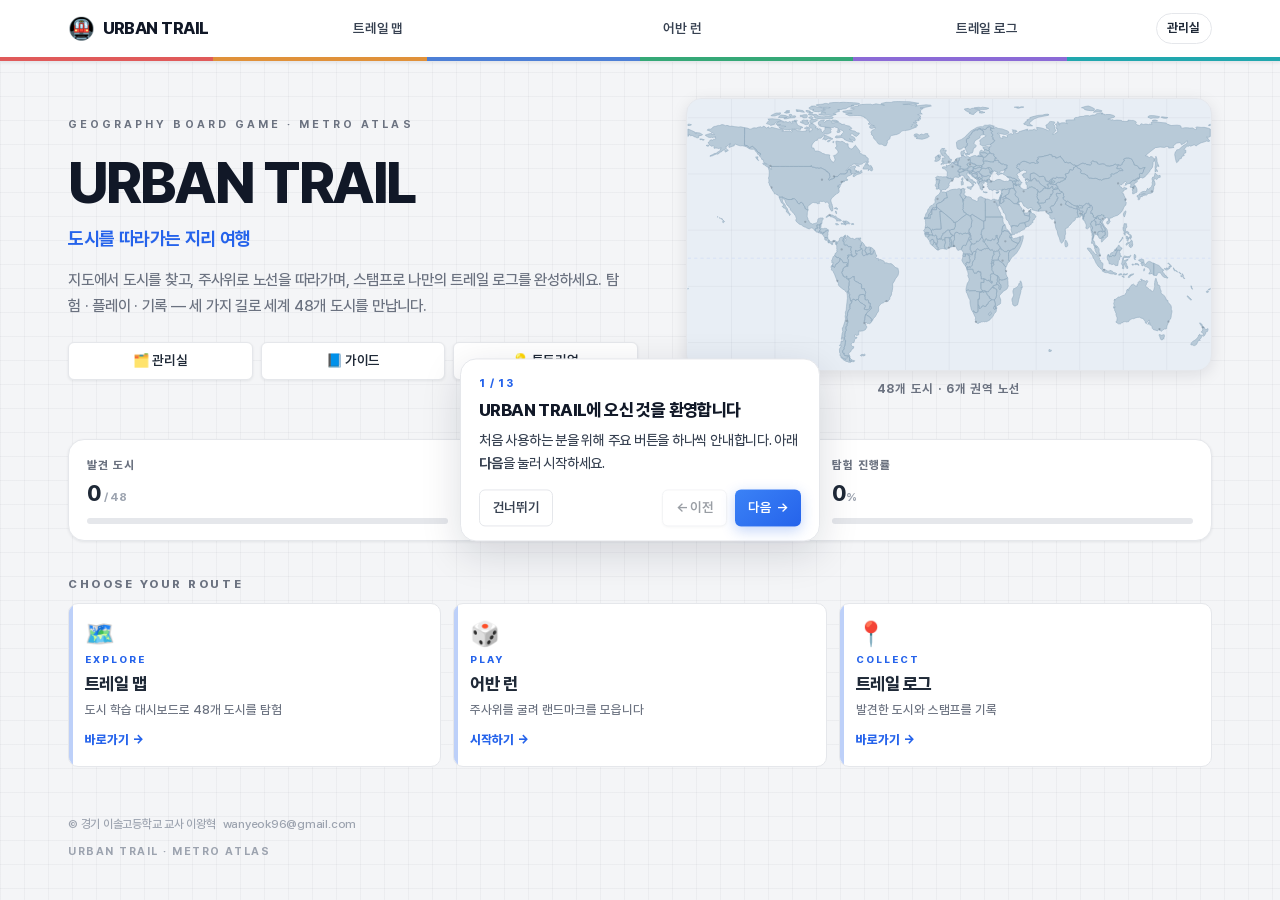
<file: index.html>
<!DOCTYPE html>
<html lang="ko">
<head>
<meta charset="UTF-8">
<meta name="viewport" content="width=device-width, initial-scale=1, viewport-fit=cover">
<meta name="description" content="URBAN TRAIL · Metro Atlas — 지도로 도시를 탐험하고, 주사위로 여행하며, 스탬프로 트레일 로그를 채우는 수업용 프로그램">
<meta name="color-scheme" content="light">
<title>URBAN TRAIL · Metro Atlas</title>
<link rel="stylesheet" href="style.css">
<link rel="icon" href="data:image/svg+xml,%3Csvg xmlns='http://www.w3.org/2000/svg' viewBox='0 0 100 100'%3E%3Ctext y='.9em' font-size='90'%3E%F0%9F%9A%87%3C/text%3E%3C/svg%3E">
</head>
<body>

<div id="app">

  <!-- 공통 헤더 (전 화면) -->
  <header id="site-header" class="site-header">
    <div class="site-header-inner">
      <button type="button" class="site-brand" data-act="go-title" aria-label="URBAN TRAIL 홈">
        <span class="site-brand-ico" aria-hidden="true">🚇</span>
        <span class="site-brand-text">URBAN TRAIL</span>
      </button>
      <nav class="site-nav" aria-label="주요 메뉴">
        <button type="button" class="site-nav-btn" data-act="open-atlas" data-nav="atlas" data-tutorial="nav-atlas">트레일 맵</button>
        <button type="button" class="site-nav-btn" data-act="nav-play" data-nav="play" data-tutorial="nav-play">어반 런</button>
        <button type="button" class="site-nav-btn" data-act="open-passport" data-nav="passport" data-tutorial="nav-passport">트레일 로그</button>
      </nav>
      <div class="site-header-tools">
        <button type="button" class="office-entry" data-act="open-office" title="관리실">관리실</button>
      </div>
    </div>
    <div class="site-route-strip" aria-hidden="true"></div>
  </header>

  <!-- ================================================================
       화면 1 · 시작 화면 (랜딩 페이지)
       ================================================================ -->
  <section id="screen-title" class="screen is-active">
    <main class="site-main">
      <section class="hero-section">
        <div class="hero-copy">
          <p class="hero-eyebrow">Geography Board Game · Metro Atlas</p>
          <h1 class="hero-title">URBAN TRAIL</h1>
          <p class="hero-sub">도시를 따라가는 지리 여행</p>
          <p class="hero-lead">
            지도에서 도시를 찾고, 주사위로 노선을 따라가며, 스탬프로 나만의 트레일 로그를 완성하세요.
            탐험 · 플레이 · 기록 — 세 가지 길로 세계 48개 도시를 만납니다.
          </p>
          <div class="hero-cta">
            <button type="button" class="btn btn-light" data-act="open-office" data-tutorial="office">🗂️ 관리실</button>
            <button type="button" class="btn btn-light" data-act="open-guide" data-tutorial="guide-hub">📘 가이드</button>
            <button type="button" class="btn btn-light" data-act="start-tutorial" data-tutorial="guide-tutorial">💡 튜토리얼</button>
          </div>
        </div>
        <div class="hero-map">
          <div class="hero-map-frame" data-tutorial="hero-map">
            <svg id="hero-map" viewBox="0 0 1000 520" role="img" aria-label="48개 도시가 표시된 세계 지도"></svg>
          </div>
          <p class="hero-map-cap">48개 도시 · 6개 권역 노선</p>
        </div>
      </section>

      <section class="stats-bar" id="cover-stats" data-tutorial="stats" aria-label="나의 진행 현황"></section>

      <section class="routes-section" aria-labelledby="routes-heading">
        <h2 class="section-label" id="routes-heading">Choose your route</h2>
        <div class="routes-grid">
          <button type="button" class="route-card" data-act="open-atlas" data-tutorial="route-explore">
            <span class="route-ico">🗺️</span>
            <span class="route-k">Explore</span>
            <span class="route-t">트레일 맵</span>
            <span class="route-s">도시 학습 대시보드로 48개 도시를 탐험</span>
            <span class="route-go">바로가기 →</span>
          </button>
          <button type="button" class="route-card" data-act="nav-play" data-tutorial="route-play">
            <span class="route-ico">🎲</span>
            <span class="route-k">Play</span>
            <span class="route-t">어반 런</span>
            <span class="route-s">주사위를 굴려 랜드마크를 모읍니다</span>
            <span class="route-go">시작하기 →</span>
          </button>
          <button type="button" class="route-card" data-act="open-passport" data-tutorial="route-collect">
            <span class="route-ico">📍</span>
            <span class="route-k">Collect</span>
            <span class="route-t">트레일 로그</span>
            <span class="route-s">발견한 도시와 스탬프를 기록</span>
            <span class="route-go">바로가기 →</span>
          </button>
        </div>
      </section>

    </main>
    <footer class="site-footer">
      <p class="site-footer-note">
        © 경기 이솔고등학교 교사 이왕혁
        <a href="mailto:wanyeok96@gmail.com">wanyeok96@gmail.com</a>
      </p>
      <p class="site-footer-meta">URBAN TRAIL · Metro Atlas</p>
    </footer>
  </section>


  <!-- ================================================================
       화면 2 · 게임 설정 (3단계)
       ================================================================ -->
  <section id="screen-setup" class="screen">
    <div class="page">
      <div class="page-head">
        <h2 class="page-title"><small>GAME SETUP</small>여행 준비하기</h2>
        <button class="btn btn-ghost btn-sm" data-act="go-title">← 돌아가기</button>
      </div>

      <div class="steps" id="setup-steps">
        <span class="step-dot is-on" data-step="1"><span class="n">1</span>플레이 시간</span>
        <span class="step-sep"></span>
        <span class="step-dot" data-step="2"><span class="n">2</span><span id="setup-step2-dot">팀 정보</span></span>
        <span class="step-sep step-token-sep"></span>
        <span class="step-dot step-token-dot" data-step="3"><span class="n">3</span>여행 말</span>
      </div>

      <div class="panel">
        <!-- 2-1. 플레이 시간 모드 -->
        <div class="setup-step is-active" data-step="1">
          <h3 class="setup-h">여행 준비를 시작해요</h3>
          <p class="setup-sub" id="setup-step1-sub">함께할 방식과 플레이 시간을 고르세요. 선택한 칸에 체크가 표시됩니다.</p>
          <div class="setup-body">
            <div class="field" style="margin-bottom:16px">
              <label>플레이 방식</label>
              <div class="seg" id="play-mode-seg"></div>
            </div>
            <div class="field">
              <label>플레이 시간</label>
              <div class="mode-grid" id="mode-grid"></div>
            </div>
          </div>
          <div class="setup-nav">
            <button class="btn btn-light" data-act="go-title">취소</button>
            <button class="btn btn-navy" data-act="setup-next">다음 →</button>
          </div>
        </div>

        <!-- 2-2. 팀 / 여행자 정보 -->
        <div class="setup-step" data-step="2">
          <h3 class="setup-h" id="setup-step2-title">팀 정보를 입력하세요</h3>
          <p class="setup-sub" id="setup-step2-sub">학급과 팀 이름을 적고, 함께 여행할 친구 이름을 2~5명까지 입력하세요.</p>
          <div class="setup-body">
            <div class="form-grid">
              <div class="field">
                <label for="in-class">학급<span class="req">*</span></label>
                <input class="input" id="in-class" type="text" maxlength="20" placeholder="예) 1학년 3반" autocomplete="off">
              </div>
              <div class="field">
                <label for="in-group" id="setup-group-label">팀 이름<span class="req">*</span></label>
                <input class="input" id="in-group" type="text" maxlength="20" placeholder="예) 3반 탐험대" autocomplete="off">
              </div>
            </div>

            <div class="field" style="margin-top:16px">
              <label id="setup-member-label">친구 이름 <span class="hint" id="member-range-hint">(2~5명)</span></label>
              <div class="members" id="members"></div>
              <div style="display:flex;gap:8px;margin-top:8px;flex-wrap:wrap">
                <button class="btn btn-light btn-sm" data-act="add-member">＋ 친구 추가</button>
                <span class="hint" id="member-hint"></span>
              </div>
            </div>

            <div id="saved-groups-wrap" style="margin-top:18px;display:none">
              <label style="font-size:.86rem;font-weight:700;color:var(--ink-700)">이전 팀 정보 불러오기</label>
              <div class="saved-groups" id="saved-groups"></div>
            </div>

            <p class="error-text" id="setup-error" style="margin-top:12px;display:none"></p>
          </div>
          <div class="setup-nav">
            <button class="btn btn-light" data-act="setup-prev">← 이전</button>
            <button class="btn btn-navy" data-act="setup-next">다음 →</button>
          </div>
        </div>

        <!-- 2-3. 여행 말 -->
        <div class="setup-step" data-step="3">
          <h3 class="setup-h" id="setup-step3-title">우리 팀의 여행 말을 고르세요</h3>
          <p class="setup-sub" id="setup-step3-sub">말과 대표 색상을 선택하면 보드 위의 말과 트레일 로그에 적용됩니다.</p>
          <div class="setup-body">
            <div class="token-grid" id="token-grid"></div>
            <div class="field" style="margin-top:18px">
              <label>대표 색상</label>
              <div class="color-row" id="color-row"></div>
            </div>
            <div class="setup-preview" id="setup-preview"></div>
          </div>
          <div class="setup-nav">
            <button class="btn btn-light" data-act="setup-prev">← 이전</button>
            <button class="btn btn-gold btn-lg" data-act="start-game">✈️ 여행 시작</button>
          </div>
        </div>
      </div>
    </div>
  </section>


  <!-- ================================================================
       화면 3 · 게임 (보드 + 사이드 패널)
       ================================================================ -->
  <section id="screen-game" class="screen">
    <div class="game-wrap">
      <div class="game-top">
        <div class="game-brand">
          <span class="bm">🚇</span>
          <span><small>URBAN TRAIL</small>도시를 따라가는 지리 여행</span>
        </div>
        <div class="game-top-actions">
          <button class="btn btn-ghost btn-sm" data-act="go-title">← 홈</button>
          <button class="btn btn-ghost btn-sm" data-act="open-atlas">🗺️ 트레일 맵</button>
          <button class="btn btn-ghost btn-sm" data-act="open-guide">📘 가이드</button>
          <button class="btn btn-ghost btn-sm" data-act="save-quit">💾 저장 후 나가기</button>
          <button class="btn btn-outline btn-sm" data-act="finish-now">🏁 여행 마치기</button>
        </div>
      </div>

      <div class="game-layout">
        <!-- 보드 -->
        <div class="board-wrap" data-tutorial="game-board">
          <div class="board" id="board" role="group" aria-label="어반 트레일 보드">
            <!-- 칸 32개 + 중앙 지도는 script.js가 생성 -->
            <div class="board-center" id="board-center">
              <div class="center-head">
                <span class="center-title">TRAIL MAP</span>
                <span class="center-count" id="map-count">스탬프 0 / 24</span>
              </div>
              <button class="map-open-atlas" type="button" data-act="open-atlas" title="트레일 맵 열기">🗺️ 맵</button>
              <div class="map-box" data-act="open-atlas" title="트레일 맵 열기"><svg id="world-map" viewBox="0 0 1000 520" role="img" aria-label="세계지도"></svg></div>
              <div class="region-bars" id="region-bars"></div>
            </div>
            <div class="pawn-layer" id="pawn-layer"></div>
          </div>
        </div>

        <!-- 사이드 패널: 주사위 · 여행 정보 · 목표 (보드 옆) -->
        <aside class="side-panel">
          <div class="pass-card dice-card" data-tutorial="game-dice">
            <div class="now-turn" id="now-turn"></div>
            <div class="dice-well">
              <div class="dice-toss" id="dice-toss">
                <div class="dice-cube" id="dice" aria-live="polite" aria-label="주사위 1"></div>
              </div>
              <div class="dice-floor-shadow" id="dice-shadow"></div>
            </div>
            <button class="btn btn-gold btn-lg btn-block" id="btn-roll" data-act="roll">🎲 주사위 굴리기</button>
            <p class="dice-msg" id="dice-msg">주사위를 굴려 여행을 시작하세요!</p>
          </div>

          <div class="pass-card travel-card" data-tutorial="game-info">
            <div class="pass-head" id="pass-head"></div>
            <div class="pass-stats">
              <div class="pstat" id="stat-score"><div class="k">여행 점수</div><div class="v">0</div></div>
              <div class="pstat" id="stat-stamp"><div class="k">스탬프</div><div class="v">0<small>/24</small></div></div>
              <div class="pstat" id="stat-region"><div class="k">권역</div><div class="v">0<small>/6</small></div></div>
            </div>
            <div class="turn-bar" id="turn-bar">
              <div class="turn-track"><div class="turn-fill" id="turn-fill"></div></div>
              <div class="turn-meta"><span id="turn-text">1 / 15턴</span><span id="turn-mode">기본 탐험</span></div>
            </div>
            <div class="goal-block" id="goal-card" data-tutorial="game-goals">
              <div class="log-title">🎯 여행 목표</div>
              <div class="goal-list" id="goal-list"></div>
            </div>
          </div>

          <div class="pass-card stamp-card">
            <div class="log-title">획득한 랜드마크 스탬프</div>
            <div class="stamp-strip" id="stamp-strip"><span class="stamp-empty">아직 스탬프가 없어요.</span></div>
          </div>

          <div class="pass-card log-card">
            <div class="log-title">여행 기록</div>
            <ul class="log-list" id="log-list"></ul>
          </div>
        </aside>
      </div>
    </div>
  </section>


  <!-- ================================================================
       화면 4 · 결과 리포트
       ================================================================ -->
  <section id="screen-report" class="screen">
    <div class="page">
      <div class="page-head no-print">
        <h2 class="page-title"><small>TRAVEL REPORT</small>여행 결과 리포트</h2>
        <button class="btn btn-ghost btn-sm" data-act="go-title">← 돌아가기</button>
      </div>
      <div class="report-doc" id="report-doc"></div>
      <div class="report-submit no-print">
        <p class="report-submit-lead">여행이 끝났어요! PDF를 저장해 선생님께 제출하세요.</p>
        <button type="button" class="btn btn-gold btn-lg" data-act="report-pdf-save">📄 제출용 PDF 저장</button>
        <p class="report-submit-hint">인쇄 창이 열리면 「PDF로 저장」 또는 「Microsoft Print to PDF」를 선택하세요.</p>
      </div>
      <div class="report-actions no-print">
        <button type="button" class="btn btn-light" data-act="save-result">💾 이 기기에 결과 저장</button>
        <button type="button" class="btn btn-navy" data-act="new-game">🔄 새 게임</button>
        <details class="report-more">
          <summary>다른 저장 방법</summary>
          <div class="report-more-btns">
            <button type="button" class="btn btn-light btn-sm" data-act="copy-report">📋 텍스트 복사</button>
            <button type="button" class="btn btn-light btn-sm" data-act="download-report">⬇️ 텍스트 파일</button>
            <button type="button" class="btn btn-light btn-sm" data-act="copy-summary">📋 요약 코드 (선생님용)</button>
            <button type="button" class="btn btn-light btn-sm" data-act="download-report-json">⬇️ JSON (선생님용)</button>
          </div>
        </details>
      </div>
    </div>
  </section>


  <!-- ================================================================
       화면 5 · 트레일 맵 (지도 뷰 + 목록 뷰)
       ================================================================ -->
  <section id="screen-atlas" class="screen">
    <div class="page atlas-page">
      <div class="page-head atlas-head">
        <h2 class="page-title"><small>TRAIL MAP</small>트레일 맵</h2>
        <div class="atlas-head-actions">
          <div class="seg on-dark" id="atlas-view-seg" data-tutorial="atlas-view">
            <button type="button" data-act="atlas-view-map" id="atlas-btn-map">지도</button>
            <button type="button" data-act="atlas-view-list" id="atlas-btn-list">목록</button>
          </div>
          <button class="btn btn-gold btn-sm" data-act="open-compare">⚖ 도시 비교</button>
          <button class="btn btn-ghost btn-sm" data-act="atlas-back">← 돌아가기</button>
        </div>
      </div>

      <div class="codex-summary" id="atlas-summary"></div>

      <div class="codex-tools atlas-tools">
        <input class="input" id="atlas-search" type="search" placeholder="도시·나라·랜드마크 검색" autocomplete="off" data-tutorial="atlas-search">
        <div class="filter-row" id="atlas-filters"></div>
        <div class="atlas-sort-row" id="atlas-sort-row"></div>
      </div>

      <div class="atlas-workspace">
        <div class="atlas-stage">
          <div class="atlas-map-wrap" id="atlas-map-wrap" data-tutorial="atlas-map">
            <svg id="atlas-map" viewBox="0 0 1000 520" role="img" aria-label="확대·이동이 가능한 세계지도"></svg>
            <div class="atlas-region-bar" id="atlas-region-bar"></div>
            <div class="atlas-zoom" role="group" aria-label="지도 확대">
              <button type="button" data-act="atlas-zoom-in" title="확대">＋</button>
              <button type="button" data-act="atlas-zoom-out" title="축소">－</button>
              <button type="button" data-act="atlas-zoom-reset" title="전체 보기">▣</button>
            </div>
            <div class="atlas-tip" id="atlas-tip" hidden></div>
          </div>
          <div class="atlas-list-wrap" id="atlas-list-wrap" hidden>
            <div class="codex-grid" id="atlas-grid"></div>
          </div>
        </div>
      </div>
    </div>
  </section>


  <!-- ================================================================
       화면 5c · 도시 비교 (2~3개)
       ================================================================ -->
  <section id="screen-compare" class="screen">
    <div class="page compare-page">
      <div class="page-head">
        <h2 class="page-title"><small>COMPARE</small>도시 비교</h2>
        <button class="btn btn-ghost btn-sm" data-act="compare-back">← 트레일 맵</button>
      </div>
      <p class="hint compare-lede">최대 3개 도시의 인구·해발·기후를 나란히 비교해 보세요.</p>
      <div class="compare-picks" id="compare-picks"></div>
      <div class="compare-body panel" id="compare-body"></div>
    </div>
  </section>


  <!-- ================================================================
       화면 5b · 트레일 로그
       ================================================================ -->
  <section id="screen-passport" class="screen">
    <div class="page">
      <div class="page-head">
        <h2 class="page-title"><small>TRAIL LOG</small>트레일 로그</h2>
        <button class="btn btn-ghost btn-sm" data-act="passport-back">← 돌아가기</button>
      </div>
      <div class="codex-summary" id="passport-summary" data-tutorial="log-summary"></div>
      <div class="panel">
        <div id="passport-body" data-tutorial="log-grid"></div>
      </div>
    </div>
  </section>


  <div id="sheet-park" hidden>
    <div id="guide-sheet">
      <div class="guide-modal-nav" role="tablist" aria-label="가이드 종류">
        <button type="button" class="guide-tab is-on" data-guide-tab="student" role="tab" aria-selected="true">학생용 가이드</button>
        <button type="button" class="guide-tab" data-guide-tab="teacher" role="tab" aria-selected="false">교사용 가이드</button>
      </div>
      <div id="guide-pane-student" class="guide-pane" data-guide-pane="student">
<div class="panel teacher-guide">
        <p class="setup-sub" style="margin-bottom:18px">
          서버·로그인 없이 이 태블릿에서 바로 플레이합니다. 아래 순서대로 여행을 시작해 보세요.
        </p>

        <h3 class="sec-title">이렇게 플레이해요</h3>
        <div class="howto-steps">
          <div class="howto-step"><div class="hn"></div><div>
            <div class="ht">세 가지 길을 알아 두세요</div>
            <div class="hs"><b>트레일 맵</b>은 세계 지도에서 도시 학습 대시보드로 탐험하고, <b>어반 런</b>은 주사위 보드게임이며,
            <b>트레일 로그</b>는 모은 스탬프를 보는 기록장입니다.</div>
          </div></div>
          <div class="howto-step"><div class="hn"></div><div>
            <div class="ht">어반 런으로 여행을 시작해요</div>
            <div class="hs">홈에서 <b>어반 런</b>을 누릅니다. <b>친구와 함께</b>는 학급·팀 이름·친구 이름(2~5명)을 적고,
            <b>혼자 하기</b>는 학급과 이름만 입력하면 바로 시작됩니다.</div>
          </div></div>
          <div class="howto-step"><div class="hn"></div><div>
            <div class="ht">친구들이 돌아가며 주사위를 굴립니다</div>
            <div class="hs">한 번 굴릴 때마다 1턴이 줄어듭니다. 화면에 <b>지금 주사위</b>가 적힌 친구가 굴리세요.</div>
          </div></div>
          <div class="howto-step"><div class="hn"></div><div>
            <div class="ht">도착한 도시 학습 대시보드를 함께 읽습니다</div>
            <div class="hs">위치·기후·인구·산업·문화를 소리 내어 읽습니다. 처음 방문하면 <b>+10점</b>.</div>
          </div></div>
          <div class="howto-step"><div class="hn"></div><div>
            <div class="ht">랜드마크 미션에 도전합니다</div>
            <div class="hs">정답이면 <b>+30점과 스탬프</b>. 틀려도 힌트를 보고 한 번 더 도전할 수 있습니다(재도전 정답 시 +15점과 스탬프).</div>
          </div></div>
          <div class="howto-step"><div class="hn"></div><div>
            <div class="ht">특별 칸·출발·권역 보너스</div>
            <div class="hs">특별 칸 이벤트, 출발 통과 +20 / 정지 +40, 같은 권역 도시 4곳 완성 시 +60점과 배지.</div>
          </div></div>
          <div class="howto-step"><div class="hn"></div><div>
            <div class="ht">끝나면 PDF로 제출합니다</div>
            <div class="hs">성찰을 적은 뒤 <b>제출용 PDF 저장</b>을 눌러 선생님께 전달하세요.</div>
          </div></div>
        </div>
        <div class="note-box">
          <h4>점수 안내</h4>
          도시 첫 방문 +10 · 미션 정답 +30(스탬프) · 재도전 정답 +15(스탬프) · 출발 통과 +20 · 출발 정지 +40 ·
          권역 완성 +60 · 특별 칸 +10~30<br>
          이미 스탬프를 받은 도시에 다시 도착하면 재방문 보너스(+5)를 받고 다음 친구에게 순서가 넘어갑니다.
        </div>
      </div>
      </div>
      <div id="guide-pane-teacher" class="guide-pane" data-guide-pane="teacher" hidden>
<div class="panel teacher-guide">
        <p class="setup-sub" style="margin-bottom:18px">
          선생님은 <b>사용법을 안내하고, 수업 중 활동을 이끌며, 결과(PDF)를 확인</b>하시면 됩니다.
          서버·로그인 없이 태블릿에서 바로 사용합니다.
        </p>

        <h3 class="sec-title">1. 이 프로그램을 이렇게 활용하세요</h3>
        <div class="howto-steps">
          <div class="howto-step"><div class="hn"></div><div>
            <div class="ht">수업 전에 한 번만 준비</div>
            <div class="hs">각 팀 태블릿에서 이 파일을 엽니다. 인터넷이 없어도 됩니다.
            아래 <b>선생님 설정</b>에서 플레이 시간(기본 15턴)·재도전·특별 칸만 필요하면 바꿉니다.</div>
          </div></div>
          <div class="howto-step"><div class="hn"></div><div>
            <div class="ht">한 대 = 한 팀 (또는 혼자 하기)</div>
            <div class="hs">모둠은 태블릿 한 대를 같이 쓰고, 친구들이 돌아가며 주사위를 굴립니다.
            개인 활동이면 <b>혼자 하기</b>로 학급·이름만 입력하고 바로 시작할 수 있습니다.</div>
          </div></div>
          <div class="howto-step"><div class="hn"></div><div>
            <div class="ht">선생님의 역할</div>
            <div class="hs">사용법을 짧게 보여 주고, 교실을 돌며 화면을 확인하며, 수업이 끝나면
            <b>제출용 PDF</b>를 거둡니다. 기기끼리 결과가 자동으로 모이지 않습니다.</div>
          </div></div>
        </div>

        <h3 class="sec-title">2. 학생에게 이렇게 안내하세요</h3>
        <div class="note-box">
          <h4>수업 시작 때 따라 말하기</h4>
          <ol class="guide-ol">
            <li>홈 화면의 세 가지를 가리킵니다. 「지도 보기는 <b>트레일 맵</b>, 주사위 게임은 <b>어반 런</b>, 스탬프 모으기는 <b>트레일 로그</b>예요.」</li>
            <li>「오늘은 홈의 <b>어반 런</b>을 누릅니다. 친구와 함께인지, 혼자 하기인지 고르세요.」</li>
            <li>「학급과 팀 이름, 친구 이름을 적고 여행 말을 고르면 보드가 나와요.」</li>
            <li>「화면에 <b>지금 주사위</b>가 적힌 친구가 굴립니다. 도착한 도시 학습 대시보드를 <b>소리 내어 읽고</b>, 랜드마크 미션은 상의해서 답하세요.」</li>
            <li>「턴이 끝나면 성찰을 적고, 노란 버튼 <b>제출용 PDF 저장</b>을 눌러 선생님께 제출합니다.」</li>
          </ol>
          처음 쓰는 반이라면 홈의 <b>💡 튜토리얼</b>을 프로젝터로 한 번 같이 넘겨 보세요.
        </div>

        <h3 class="sec-title">3. 수업 중 활동 아이디어</h3>
        <div class="howto-steps">
          <div class="howto-step"><div class="hn"></div><div>
            <div class="ht">도시 학습 대시보드 함께 읽기</div>
            <div class="hs">한 명이 위치·기후를 읽고, 다른 친구가 「이 도시는 어느 대륙일까?」를 맞혀 보게 합니다.
            정보를 읽지 않고 미션만 풀면 학습 효과가 떨어집니다.</div>
          </div></div>
          <div class="howto-step"><div class="hn"></div><div>
            <div class="ht">미션은 상의 후 한 번만</div>
            <div class="hs">답을 고르기 전에 팀에서 근거를 말하게 합니다. 「대시보드에 나온 산업·랜드마크를 보고 고르자」고 안내하세요.</div>
          </div></div>
          <div class="howto-step"><div class="hn"></div><div>
            <div class="ht">지도로 다시 찾기</div>
            <div class="hs">게임 중간에 상단 <b>트레일 맵</b>으로 가서, 방금 방문한 도시를 누르면
            게임과 같은 <b>도시 학습 대시보드</b>가 열립니다. 자연·인문·이야기 탭과 미션으로 다시 학습하게 하세요.
            도시 비교로 인구·해발·기후를 나란히 보게 할 수도 있습니다.</div>
          </div></div>
          <div class="howto-step"><div class="hn"></div><div>
            <div class="ht">마무리 발표 (3~5분)</div>
            <div class="hs">각 팀이 「가장 인상 깊었던 도시 한 곳」과 이유를 한 문장으로 말합니다.
            리포트 Q1에 적은 내용을 그대로 활용하면 됩니다.</div>
          </div></div>
        </div>

        <h3 class="sec-title">4. 50분 수업 흐름 예시</h3>
        <div class="table-scroll">
          <table class="compare-table">
            <thead><tr><th>시간</th><th>선생님</th><th>학생</th></tr></thead>
            <tbody>
              <tr><td>5분</td><td>튜토리얼·세 메뉴 소개</td><td>같이 보며 버튼 위치 확인</td></tr>
              <tr><td>5분</td><td>팀 편성·태블릿 배부 확인</td><td>어반 런 → 팀 정보 입력</td></tr>
              <tr><td>25~30분</td><td>순회하며 읽기·상의 독려</td><td>주사위·도시 학습 대시보드·미션</td></tr>
              <tr><td>7분</td><td>PDF 저장 방법 한 번 더 안내</td><td>성찰 작성 · 제출용 PDF 저장</td></tr>
              <tr><td>5분</td><td>인상 깊은 도시 발표 진행</td><td>한 문장 공유</td></tr>
            </tbody>
          </table>
        </div>
        <p class="hint" style="margin-top:8px">시간이 짧으면 선생님 설정에서 <b>빠른 탐험(8턴)</b>으로 바꿔 주세요. 기본은 15턴입니다.</p>

        <h3 class="sec-title">5. 결과는 이렇게 확인하세요</h3>
        <div class="note-box">
          <h4>권장: 제출용 PDF</h4>
          리포트 화면의 노란 버튼을 누르면 인쇄 창이 열립니다. 「PDF로 저장」을 고르면
          파일명이 <code>URBAN_TRAIL_학급_팀이름_날짜.pdf</code>로 붙습니다.
          클래스룸·공유 폴더·USB로 거두면 됩니다.<br><br>
          수업 중에는 각 태블릿 화면을 눈으로 확인하셔도 됩니다.
          <b>이 기기에 저장된 여행 기록</b>은 그 태블릿에 남은 기록만 보이며, 반 전체가 한곳에 모이지 않습니다.
        </div>

        <div class="guide-actions no-print">
          <button type="button" class="btn btn-navy" data-act="open-teacher">⚙️ 선생님 설정</button>
          <button type="button" class="btn btn-light" data-act="open-results">📋 이 기기 여행 기록</button>
          <button type="button" class="btn btn-light" data-act="print-teacher-guide">🖨️ 이 안내 인쇄</button>
        </div>
      </div>
      </div>
    </div>
    <div id="office-sheet">
<div class="panel">
        <h3 class="setup-h">이 기기의 이용자 정보</h3>
        <p class="setup-sub">학생 또는 선생님을 고르고, 학교·학년·반·이름을 적어 두세요. 다음 여행 준비 때 불러올 수 있습니다.</p>
      </div>
      <div class="panel" style="margin-top:14px" data-tutorial="office-sfx">
        <h3 class="setup-h">이 기기 소리</h3>
        <p class="setup-sub">주사위·버튼·정답·스탬프 효과음을 켜고 음량을 맞춥니다. 배경음악은 없습니다. 설정은 이 기기에만 저장됩니다.</p>
        <div class="office-sfx">
          <label class="switch on-light" title="효과음">
            <input type="checkbox" id="toggle-sfx-office">
            <span class="switch-track"><span class="switch-thumb"></span></span>
            <span class="switch-label">효과음</span>
          </label>
          <div class="office-sfx-vol">
            <label for="vol-sfx-office">음량</label>
            <input type="range" id="vol-sfx-office" class="slider on-light" min="0" max="100" step="5" aria-label="효과음 음량">
            <span id="vol-sfx-value">30%</span>
          </div>
          <button type="button" class="btn btn-light btn-sm" id="btn-sfx-test">들어보기</button>
        </div>
      </div>
      <div class="panel" style="margin-top:14px">
        <div class="field" style="margin-bottom:16px">
          <label>이용자 구분</label>
          <div class="seg" id="office-role-seg"></div>
        </div>
        <div class="form-grid">
          <div class="field">
            <label for="office-school">학교</label>
            <input class="input" id="office-school" type="text" maxlength="40" placeholder="예) 경기 이솔고등학교" autocomplete="off">
          </div>
          <div class="field">
            <label for="office-name">이름</label>
            <input class="input" id="office-name" type="text" maxlength="20" placeholder="예) 홍길동" autocomplete="off">
          </div>
          <div class="field">
            <label for="office-grade">학년</label>
            <input class="input" id="office-grade" type="text" maxlength="8" placeholder="예) 1" inputmode="numeric" autocomplete="off">
          </div>
          <div class="field">
            <label for="office-class">반</label>
            <input class="input" id="office-class" type="text" maxlength="8" placeholder="예) 3" autocomplete="off">
          </div>
        </div>
        <div class="note-box" style="margin-top:18px">
          <h4>개인정보 안내</h4>
          입력한 학교·학년·반·이름과 학습 기록은 <b>이 기기의 브라우저에만</b> 저장됩니다.
          인터넷으로 서버에 보내지 않으며, 다른 태블릿과 자동으로 공유되지 않습니다.
        </div>
        <div class="office-stats" id="office-stats"></div>
        <div class="setup-nav" style="margin-top:18px">
          <button type="button" class="btn btn-navy" data-act="office-save">💾 정보 저장</button>
          <button type="button" class="btn btn-light" data-act="office-export">📤 학습기록 저장(내보내기)</button>
          <button type="button" class="btn btn-light" data-act="office-reset-learn">↺ 학습기록 초기화</button>
          <button type="button" class="btn btn-danger" data-act="office-reset-all">전체 초기화</button>
        </div>
        <div class="office-teacher" id="office-teacher-tools" hidden>
          <h3 class="sec-title" style="margin-top:22px">선생님 도구</h3>
          <p class="hint">교사용 설정과 이 기기에 남은 여행 결과를 열 수 있습니다.</p>
          <div style="display:flex;flex-wrap:wrap;gap:8px;margin-top:10px">
            <button type="button" class="btn btn-navy btn-sm" data-act="open-teacher">⚙️ 선생님 설정</button>
            <button type="button" class="btn btn-light btn-sm" data-act="open-results">📋 이 기기 여행 기록</button>
            <button type="button" class="btn btn-light btn-sm" data-act="open-teacher-guide">🧑‍🏫 교사용 가이드</button>
          </div>
        </div>
      </div>
    </div>
  </div>


  <!-- ================================================================
       화면 6b · 선생님 설정
       ================================================================ -->
  <section id="screen-teacher" class="screen">
    <div class="page">
      <div class="page-head">
        <h2 class="page-title"><small>TEACHER</small>선생님 설정</h2>
        <button class="btn btn-ghost btn-sm" data-act="open-teacher-guide">← 교사용 가이드</button>
      </div>
      <div class="panel">
        <div class="set-list" id="teacher-settings"></div>
        <div class="note-box">
          <h4>50분 수업 운영 예시</h4>
          도입 5분(게임 소개·팀 편성) → 설정 5분(팀 정보·말 선택) → 플레이 25~30분(기본 탐험 15턴) →
          리포트·PDF 저장 7분 → 마무리 5분(인상 깊은 도시 발표).<br>
          태블릿 한 대당 한 팀이며, 친구들이 돌아가며 주사위를 굴립니다. 학생은 <b>제출용 PDF</b>를 저장하고,
          선생님은 각 기기의 PDF 또는 <b>이 기기에 저장된 여행 기록</b>으로 확인하세요. 기기끼리 자동 합산되지 않습니다.
          <div style="margin-top:10px">
            <button type="button" class="btn btn-light btn-sm" data-act="open-teacher-guide">← 교사용 가이드로</button>
          </div>
        </div>
      </div>
    </div>
  </section>


  <!-- ================================================================
       화면 8 · 이 기기 여행 기록
       ================================================================ -->
  <section id="screen-results" class="screen">
    <div class="page">
      <div class="page-head">
        <h2 class="page-title"><small>THIS DEVICE</small>이 기기에 저장된 여행 기록</h2>
        <button class="btn btn-ghost btn-sm" data-act="open-teacher-guide">← 교사용 가이드</button>
      </div>
      <div class="panel">
        <div id="results-body"></div>
      </div>
    </div>
  </section>


</div>

<!-- 모달 / 토스트 / 튜토리얼 / 색종이 -->
<div id="modal-root"></div>
<div id="tutorial-root" class="tutorial-root" hidden aria-hidden="true">
  <div class="tutorial-shield" id="tutorial-shield" aria-hidden="true"></div>
  <div class="tutorial-spotlight" id="tutorial-spotlight" hidden></div>
  <div class="tutorial-card" id="tutorial-card" role="dialog" aria-modal="true" aria-labelledby="tutorial-title">
    <div class="tutorial-progress" id="tutorial-progress"></div>
    <h3 class="tutorial-title" id="tutorial-title"></h3>
    <p class="tutorial-body" id="tutorial-body"></p>
    <div class="tutorial-actions">
      <button type="button" class="btn btn-ghost btn-sm" data-act="tutorial-skip">건너뛰기</button>
      <div class="tutorial-actions-main">
        <button type="button" class="btn btn-light btn-sm" data-act="tutorial-prev" id="tutorial-btn-prev">← 이전</button>
        <button type="button" class="btn btn-gold btn-sm" data-act="tutorial-next" id="tutorial-btn-next">다음 →</button>
      </div>
    </div>
  </div>
</div>
<div id="toast-root" aria-live="polite"></div>

<script src="data.js"></script>
<script src="world.js"></script>
<script src="script.js"></script>
</body>
</html>
</file>
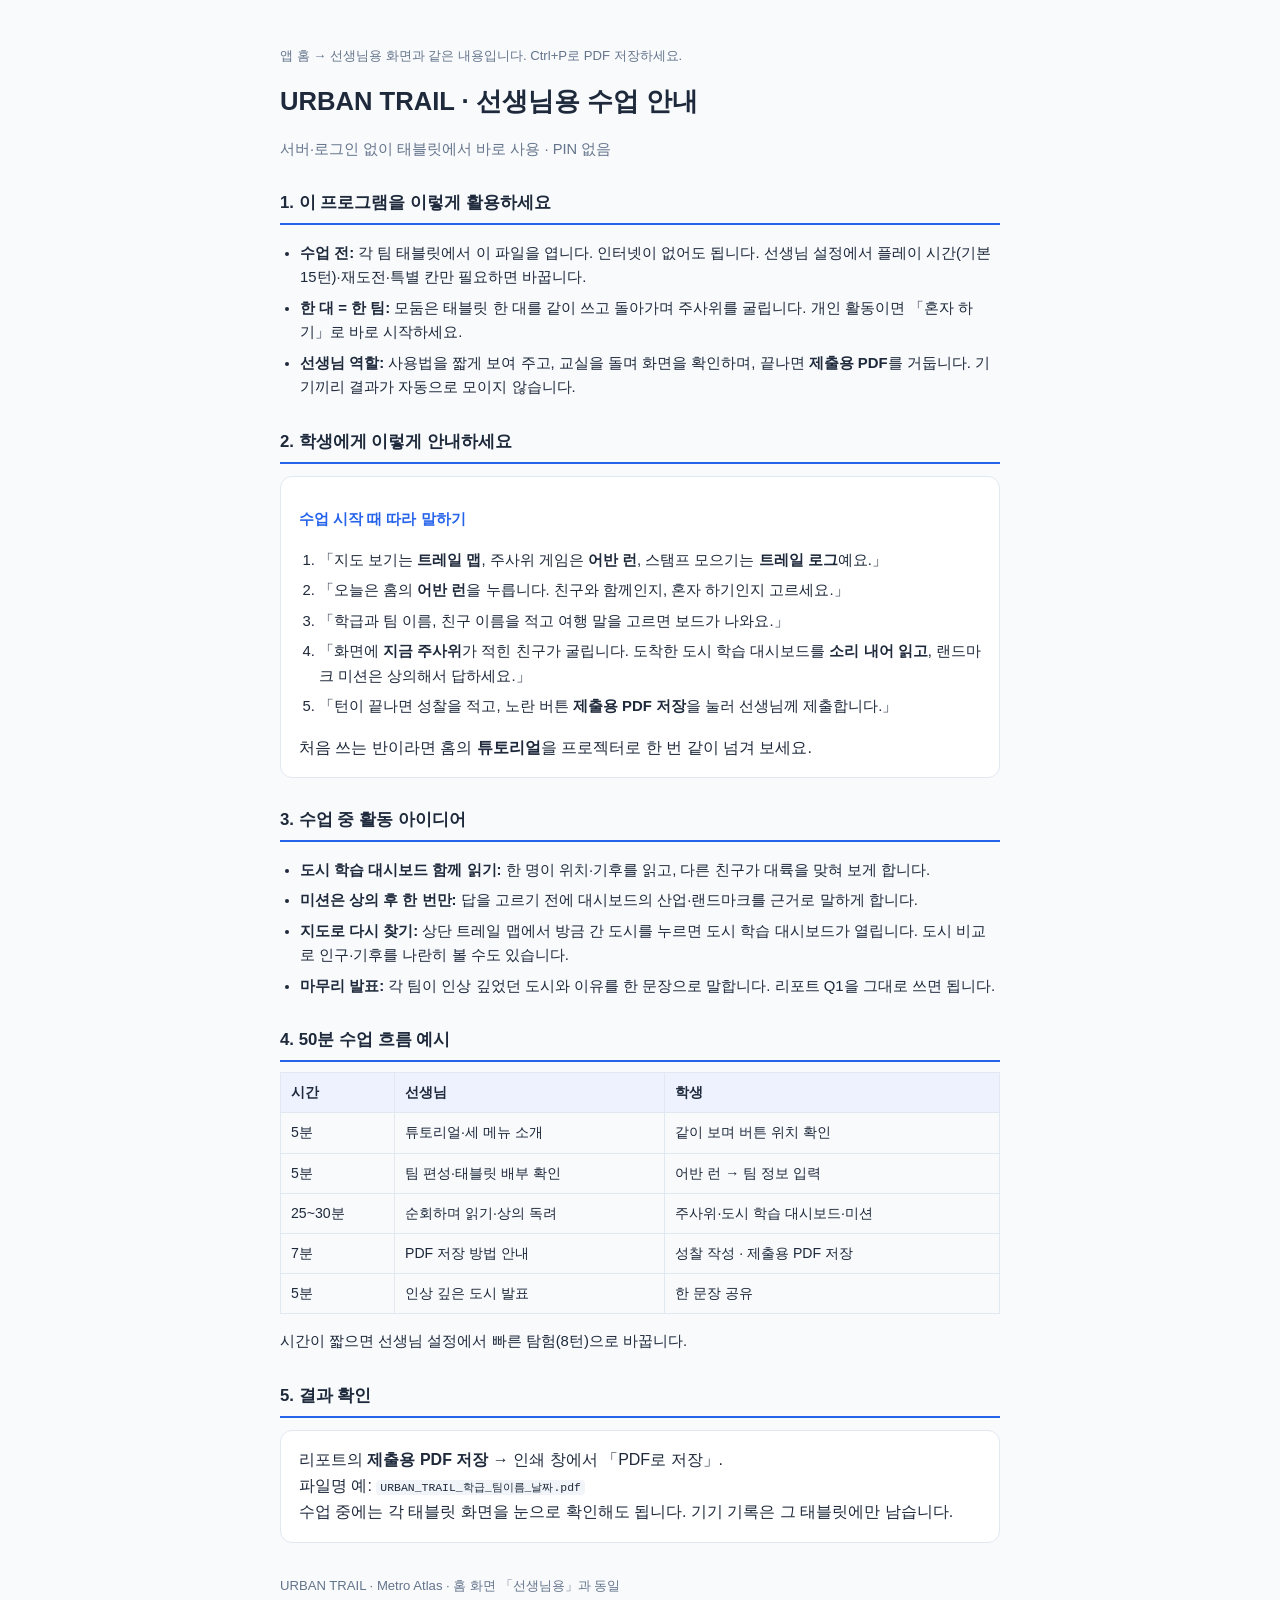
<file: docs/teacher-guide.html>
<!DOCTYPE html>
<html lang="ko">
<head>
<meta charset="UTF-8">
<meta name="viewport" content="width=device-width, initial-scale=1">
<title>URBAN TRAIL · 선생님 수업 안내</title>
<style>
  :root { --ink: #1e293b; --muted: #64748b; --line: #e2e8f0; --blue: #2563eb; --bg: #f8fafc; }
  * { box-sizing: border-box; }
  body { margin: 0; font-family: "Pretendard", "Malgun Gothic", sans-serif; color: var(--ink); background: var(--bg); line-height: 1.65; }
  .wrap { max-width: 760px; margin: 0 auto; padding: 32px 20px 48px; }
  h1 { font-size: 1.6rem; margin: 0 0 .25em; }
  .sub { color: var(--muted); font-size: .92rem; margin-bottom: 28px; }
  h2 { font-size: 1.05rem; margin: 28px 0 10px; padding-bottom: 6px; border-bottom: 2px solid var(--blue); }
  p, li { font-size: .93rem; }
  ul, ol { padding-left: 1.25em; }
  li { margin: .4em 0; }
  .box { background: #fff; border: 1px solid var(--line); border-radius: 12px; padding: 16px 18px; margin: 12px 0; }
  .box strong { color: var(--blue); }
  table { width: 100%; border-collapse: collapse; font-size: .88rem; margin: 10px 0; }
  th, td { border: 1px solid var(--line); padding: 8px 10px; text-align: left; }
  th { background: #eef2ff; }
  code { background: #f1f5f9; padding: .1em .35em; border-radius: 4px; font-size: .88em; }
  .print-hint { font-size: .82rem; color: var(--muted); margin-top: 32px; }
  @media print {
    body { background: #fff; }
    .wrap { padding: 0; max-width: none; }
    .no-print { display: none; }
    h2 { break-after: avoid; page-break-after: avoid; }
    .box, table, tr { break-inside: avoid; page-break-inside: avoid; }
    thead { display: table-header-group; }
  }
</style>
</head>
<body>
<div class="wrap">
  <p class="no-print" style="font-size:.82rem;color:var(--muted)">앱 홈 → 선생님용 화면과 같은 내용입니다. Ctrl+P로 PDF 저장하세요.</p>
  <h1>URBAN TRAIL · 선생님용 수업 안내</h1>
  <p class="sub">서버·로그인 없이 태블릿에서 바로 사용 · PIN 없음</p>

  <h2>1. 이 프로그램을 이렇게 활용하세요</h2>
  <ul>
    <li><b>수업 전:</b> 각 팀 태블릿에서 이 파일을 엽니다. 인터넷이 없어도 됩니다. 선생님 설정에서 플레이 시간(기본 15턴)·재도전·특별 칸만 필요하면 바꿉니다.</li>
    <li><b>한 대 = 한 팀:</b> 모둠은 태블릿 한 대를 같이 쓰고 돌아가며 주사위를 굴립니다. 개인 활동이면 「혼자 하기」로 바로 시작하세요.</li>
    <li><b>선생님 역할:</b> 사용법을 짧게 보여 주고, 교실을 돌며 화면을 확인하며, 끝나면 <b>제출용 PDF</b>를 거둡니다. 기기끼리 결과가 자동으로 모이지 않습니다.</li>
  </ul>

  <h2>2. 학생에게 이렇게 안내하세요</h2>
  <div class="box">
    <p><strong>수업 시작 때 따라 말하기</strong></p>
    <ol>
      <li>「지도 보기는 <b>트레일 맵</b>, 주사위 게임은 <b>어반 런</b>, 스탬프 모으기는 <b>트레일 로그</b>예요.」</li>
      <li>「오늘은 홈의 <b>어반 런</b>을 누릅니다. 친구와 함께인지, 혼자 하기인지 고르세요.」</li>
      <li>「학급과 팀 이름, 친구 이름을 적고 여행 말을 고르면 보드가 나와요.」</li>
      <li>「화면에 <b>지금 주사위</b>가 적힌 친구가 굴립니다. 도착한 도시 학습 대시보드를 <b>소리 내어 읽고</b>, 랜드마크 미션은 상의해서 답하세요.」</li>
      <li>「턴이 끝나면 성찰을 적고, 노란 버튼 <b>제출용 PDF 저장</b>을 눌러 선생님께 제출합니다.」</li>
    </ol>
    처음 쓰는 반이라면 홈의 <b>튜토리얼</b>을 프로젝터로 한 번 같이 넘겨 보세요.
  </div>

  <h2>3. 수업 중 활동 아이디어</h2>
  <ul>
    <li><b>도시 학습 대시보드 함께 읽기:</b> 한 명이 위치·기후를 읽고, 다른 친구가 대륙을 맞혀 보게 합니다.</li>
    <li><b>미션은 상의 후 한 번만:</b> 답을 고르기 전에 대시보드의 산업·랜드마크를 근거로 말하게 합니다.</li>
    <li><b>지도로 다시 찾기:</b> 상단 트레일 맵에서 방금 간 도시를 누르면 도시 학습 대시보드가 열립니다. 도시 비교로 인구·기후를 나란히 볼 수도 있습니다.</li>
    <li><b>마무리 발표:</b> 각 팀이 인상 깊었던 도시와 이유를 한 문장으로 말합니다. 리포트 Q1을 그대로 쓰면 됩니다.</li>
  </ul>

  <h2>4. 50분 수업 흐름 예시</h2>
  <table>
    <thead><tr><th>시간</th><th>선생님</th><th>학생</th></tr></thead>
    <tbody>
      <tr><td>5분</td><td>튜토리얼·세 메뉴 소개</td><td>같이 보며 버튼 위치 확인</td></tr>
      <tr><td>5분</td><td>팀 편성·태블릿 배부 확인</td><td>어반 런 → 팀 정보 입력</td></tr>
      <tr><td>25~30분</td><td>순회하며 읽기·상의 독려</td><td>주사위·도시 학습 대시보드·미션</td></tr>
      <tr><td>7분</td><td>PDF 저장 방법 안내</td><td>성찰 작성 · 제출용 PDF 저장</td></tr>
      <tr><td>5분</td><td>인상 깊은 도시 발표</td><td>한 문장 공유</td></tr>
    </tbody>
  </table>
  <p>시간이 짧으면 선생님 설정에서 빠른 탐험(8턴)으로 바꿉니다.</p>

  <h2>5. 결과 확인</h2>
  <div class="box">
    리포트의 <b>제출용 PDF 저장</b> → 인쇄 창에서 「PDF로 저장」.<br>
    파일명 예: <code>URBAN_TRAIL_학급_팀이름_날짜.pdf</code><br>
    수업 중에는 각 태블릿 화면을 눈으로 확인해도 됩니다. 기기 기록은 그 태블릿에만 남습니다.
  </div>

  <p class="print-hint">URBAN TRAIL · Metro Atlas · 홈 화면 「선생님용」과 동일</p>
</div>
</body>
</html>
</file>
<file: style.css>
/* =========================================================================
   URBAN TRAIL · Metro Atlas
   style.css
   -------------------------------------------------------------------------
   구성
   00. 웹폰트 / 디자인 토큰 / 리셋
   01. 공통 컴포넌트 (버튼, 카드, 스위치, 슬라이더, 배지)
   02. 화면 전환 / 레이아웃
   03. 시작 화면 (노선 안내 패널)
   04. 게임 설정 화면
   05. 게임 화면 - 보드 / 중앙 세계지도 / 말
   06. 게임 화면 - 사이드 패널(트레일 로그)
   07. 모달 (도시 학습 대시보드 / 퀴즈 / 특별 칸)
   08. 트레일 맵 / 선생님 설정 / 게임 방법
   09. 결과 리포트
   10. 반응형 (태블릿 / 모바일)
   11. 인쇄
   ========================================================================= */

/* ============================ 00. 웹폰트 ================================ */
/* Pretendard — 국내 앱·서비스에서 익숙한 현대적 산세리프 (SIL OFL) */
@font-face {
  font-family: "Pretendard";
  src: url("fonts/Pretendard-Regular.woff2") format("woff2");
  font-weight: 400;
  font-style: normal;
  font-display: swap;
}
@font-face {
  font-family: "Pretendard";
  src: url("fonts/Pretendard-Medium.woff2") format("woff2");
  font-weight: 500;
  font-style: normal;
  font-display: swap;
}
@font-face {
  font-family: "Pretendard";
  src: url("fonts/Pretendard-SemiBold.woff2") format("woff2");
  font-weight: 600;
  font-style: normal;
  font-display: swap;
}
@font-face {
  font-family: "Pretendard";
  src: url("fonts/Pretendard-Bold.woff2") format("woff2");
  font-weight: 700;
  font-style: normal;
  font-display: swap;
}
@font-face {
  font-family: "Pretendard";
  src: url("fonts/Pretendard-ExtraBold.woff2") format("woff2");
  font-weight: 800;
  font-style: normal;
  font-display: swap;
}

/* ============================ 00. 디자인 토큰 ============================ */
:root {
  /* Metro Atlas — 슬레이트 + 노선 블루 */
  --navy-900: #111827;
  --navy-800: #1f2937;
  --navy-700: #374151;
  --navy-600: #4b5563;
  --navy-500: #6b7280;

  --gold-500: #2563eb;
  --gold-400: #3b82f6;
  --gold-300: #93c5fd;

  --cream-100: #ffffff;
  --cream-200: #f4f5f7;
  --cream-300: #e5e7eb;

  --ink-900: #111827;
  --ink-700: #374151;
  --ink-500: #6b7280;
  --ink-300: #9ca3af;

  --ok: #059669;
  --ok-soft: #d1fae5;
  --warn: #d97706;
  --bad: #dc2626;
  --bad-soft: #fee2e2;

  /* 권역 색 (script.js의 REGIONS와 동일하게 유지) */
  --r-ea: #e05a5a;
  --r-sa: #e0913a;
  --r-eu: #4d7fd6;
  --r-af: #35a877;
  --r-na: #8b6ad6;
  --r-so: #21a7ae;

  --radius-sm: 6px;
  --radius: 10px;
  --radius-lg: 16px;

  --shadow-sm: 0 1px 3px rgba(17, 24, 39, .08);
  --shadow: 0 4px 16px rgba(17, 24, 39, .10);
  --shadow-lg: 0 12px 40px rgba(17, 24, 39, .14);

  --font-fallback: "Apple SD Gothic Neo", "Noto Sans KR", -apple-system, BlinkMacSystemFont, "Segoe UI", sans-serif;
  --font-base: "Pretendard", var(--font-fallback);
  --font-display: "Pretendard", var(--font-fallback);
  --font-weight-body: 500;
  --font-weight-ui: 600;
  --font-weight-title: 800;

  /* 보드 폭에 따라 JS가 갱신하는 변수 (칸 안쪽 글자 크기 기준) */
  --board-w: 720px;
  --move-dur: 260ms;

  /* 지도 — 밝은 톤 (전역 통일) */
  --map-ocean: #e8eef5;
  --map-land: #b8cad8;
  --map-land-stroke: #8faabe;
  --map-grid: rgba(31, 41, 55, .10);
  --map-eq: rgba(37, 99, 235, .22);
}

* { box-sizing: border-box; }

html, body {
  margin: 0;
  padding: 0;
  min-height: 100%;
}

body {
  font-family: var(--font-base);
  font-weight: var(--font-weight-body);
  color: var(--ink-900);
  background-color: var(--cream-200);
  background-image:
    linear-gradient(rgba(17, 24, 39, .035) 1px, transparent 1px),
    linear-gradient(90deg, rgba(17, 24, 39, .035) 1px, transparent 1px);
  background-size: 24px 24px;
  background-attachment: fixed;
  line-height: 1.58;
  letter-spacing: -.015em;
  -webkit-font-smoothing: antialiased;
  -moz-osx-font-smoothing: grayscale;
  -webkit-text-size-adjust: 100%;
  overflow-x: hidden;
}

button, input, select, textarea { font: inherit; color: inherit; }
button { cursor: pointer; border: none; background: none; }
h1, h2, h3, h4 {
  margin: 0;
  line-height: 1.22;
  font-weight: var(--font-weight-title);
  letter-spacing: -.035em;
  font-family: var(--font-display);
}
p { margin: 0; }
ul, ol { margin: 0; padding-left: 1.1em; }

:focus-visible {
  outline: 3px solid var(--gold-400);
  outline-offset: 2px;
  border-radius: 6px;
}

.sr-only {
  position: absolute; width: 1px; height: 1px;
  padding: 0; margin: -1px; overflow: hidden;
  clip: rect(0 0 0 0); white-space: nowrap; border: 0;
}

/* 스크롤바 (Chrome / Edge) */
::-webkit-scrollbar { width: 11px; height: 11px; }
::-webkit-scrollbar-thumb { background: rgba(107,116,136,.45); border-radius: 20px; border: 3px solid transparent; background-clip: content-box; }
::-webkit-scrollbar-thumb:hover { background: rgba(107,116,136,.7); background-clip: content-box; }
::-webkit-scrollbar-track { background: transparent; }

/* ========================= 01. 공통 컴포넌트 ============================ */
.btn {
  display: inline-flex;
  align-items: center;
  justify-content: center;
  gap: .5em;
  padding: .68em 1.25em;
  border-radius: var(--radius-sm);
  font-weight: var(--font-weight-ui);
  font-size: .96rem;
  letter-spacing: -.02em;
  transition: transform .14s ease, box-shadow .18s ease, background .18s ease, color .18s ease, border-color .18s ease;
  white-space: nowrap;
  text-decoration: none;
  font-family: var(--font-display);
}
.btn:hover  { transform: translateY(-1px); }
.btn:active { transform: translateY(1px); }
.btn:disabled { opacity: .45; cursor: not-allowed; transform: none !important; }

.btn-gold {
  background: linear-gradient(140deg, var(--gold-400), var(--gold-500));
  color: #fff;
  box-shadow: 0 4px 14px rgba(37, 99, 235, .28);
  font-family: var(--font-display);
  letter-spacing: .02em;
}
.btn-gold:hover { box-shadow: 0 8px 22px rgba(37, 99, 235, .38); }

.btn-navy {
  background: linear-gradient(140deg, var(--navy-700), var(--navy-900));
  color: #fff;
  box-shadow: var(--shadow-sm);
  font-family: var(--font-display);
  letter-spacing: .02em;
}
.btn-outline {
  border: 1.5px solid var(--navy-600);
  color: var(--navy-700);
  background: transparent;
}
.btn-outline:hover { background: var(--cream-200); }

.btn-ghost {
  color: var(--ink-700);
  background: var(--cream-100);
  border: 1.5px solid var(--cream-300);
}
.btn-ghost:hover { background: var(--cream-200); color: var(--navy-800); }

.btn-light {
  background: #fff;
  color: var(--navy-800);
  border: 1.5px solid var(--cream-300);
  box-shadow: var(--shadow-sm);
}
.btn-light:hover { border-color: var(--navy-500); }

.btn-lg { font-size: 1.1rem; padding: .85em 1.9em; }
.btn-sm { font-size: .84rem; padding: .5em .95em; }
.btn-block { width: 100%; }
.btn-danger { background: var(--bad); color: #fff; }

.card {
  background: #fff;
  border-radius: var(--radius);
  box-shadow: var(--shadow);
}

.chip {
  display: inline-flex;
  align-items: center;
  gap: .35em;
  padding: .22em .7em;
  border-radius: 999px;
  font-size: .78rem;
  font-weight: 700;
  background: var(--cream-200);
  color: var(--ink-700);
  white-space: nowrap;
}
.chip-region {
  background: color-mix(in srgb, var(--c, #888) 16%, #fff);
  color: color-mix(in srgb, var(--c, #888) 72%, #000);
  border: 1px solid color-mix(in srgb, var(--c, #888) 35%, #fff);
}

/* 토글 스위치 */
.switch { display: inline-flex; align-items: center; gap: .5em; cursor: pointer; user-select: none; }
.switch input { position: absolute; opacity: 0; width: 0; height: 0; }
.switch-track {
  width: 44px; height: 25px; border-radius: 999px;
  background: rgba(255, 255, 255, .2);
  border: 1px solid rgba(255, 255, 255, .28);
  position: relative; transition: background .2s ease, border-color .2s ease;
  flex: 0 0 auto;
}
.switch-thumb {
  position: absolute; top: 2px; left: 2px;
  width: 19px; height: 19px; border-radius: 50%;
  background: #fff; transition: transform .2s cubic-bezier(.4, 1.4, .5, 1);
  box-shadow: 0 1px 3px rgba(0, 0, 0, .3);
}
.switch input:checked + .switch-track { background: var(--gold-500); border-color: var(--gold-400); }
.switch input:checked + .switch-track .switch-thumb { transform: translateX(19px); }
.switch input:focus-visible + .switch-track { outline: 3px solid var(--gold-400); outline-offset: 2px; }
.switch-label { font-size: .9rem; font-weight: 600; }
.switch.on-light .switch-track { background: rgba(26, 31, 43, .16); border-color: rgba(26, 31, 43, .2); }
.switch.on-light input:checked + .switch-track { background: var(--navy-600); border-color: var(--navy-500); }

.slider {
  -webkit-appearance: none; appearance: none;
  height: 5px; border-radius: 999px;
  background: rgba(255, 255, 255, .25);
  width: 110px; cursor: pointer;
}
.slider::-webkit-slider-thumb {
  -webkit-appearance: none; appearance: none;
  width: 16px; height: 16px; border-radius: 50%;
  background: var(--gold-400); border: 2px solid #fff;
  box-shadow: 0 1px 4px rgba(0, 0, 0, .35);
}
.slider:disabled { opacity: .4; cursor: not-allowed; }
.slider.on-light { background: var(--cream-300); width: 88px; }
.slider.on-light::-webkit-slider-thumb { background: var(--gold-500); border-color: #fff; }

.field { display: flex; flex-direction: column; gap: .35em; }
.field > label { font-size: .86rem; font-weight: 700; color: var(--ink-700); }
.field .req { color: var(--bad); margin-left: .15em; }

.input, .select, .textarea {
  width: 100%;
  padding: .7em .9em;
  border: 1.5px solid var(--cream-300);
  border-radius: 10px;
  background: #fff;
  transition: border-color .16s ease, box-shadow .16s ease;
}
.input:focus, .select:focus, .textarea:focus {
  outline: none;
  border-color: var(--navy-500);
  box-shadow: 0 0 0 3px rgba(51, 80, 125, .16);
}
.input.is-error { border-color: var(--bad); background: var(--bad-soft); }
.textarea { min-height: 92px; resize: vertical; line-height: 1.6; }

.hint { font-size: .8rem; color: var(--ink-500); }
.error-text { font-size: .82rem; color: var(--bad); font-weight: 700; }

/* 토스트 */
#toast-root {
  position: fixed; left: 50%; bottom: 26px; transform: translateX(-50%);
  display: flex; flex-direction: column; gap: 8px; z-index: 900;
  pointer-events: none; width: min(92vw, 460px);
}
.toast {
  background: var(--navy-900);
  color: var(--cream-100);
  border: 1.5px solid var(--gold-500);
  border-radius: var(--radius);
  padding: .7em 1.1em;
  font-size: .92rem; font-weight: 600;
  box-shadow: var(--shadow);
  animation: toastIn .28s ease both;
  text-align: center;
}
.toast.is-out { animation: toastOut .3s ease both; }
.toast.good { border-color: rgba(47, 158, 107, .6); }
.toast.bad  { border-color: rgba(207, 83, 80, .6); }
@keyframes toastIn  { from { opacity: 0; transform: translateY(14px) scale(.96); } }
@keyframes toastOut { to   { opacity: 0; transform: translateY(-8px) scale(.98); } }

/* ====================== 02. 화면 전환 / 레이아웃 ======================== */
#app { min-height: 100vh; }

/* 화면은 한 번에 하나만 보인다.
   주의: 개별 화면에 display 를 직접 지정하면 ID 선택자 우선순위(1,0,0)가
   .screen(0,1,0) 을 이겨 화면이 숨겨지지 않는다.
   화면별 display 는 반드시 `#screen-xxx.is-active` 형태로만 지정할 것. */
.screen { display: none; }
.screen.is-active { display: block; animation: screenIn .32s ease both; }
@keyframes screenIn { from { opacity: 0; transform: translateY(10px); } }

.page {
  max-width: 1180px;
  margin: 0 auto;
  padding: clamp(16px, 3vw, 34px) clamp(14px, 3vw, 28px) 60px;
}

.page-head {
  display: flex;
  align-items: center;
  justify-content: space-between;
  gap: 14px;
  flex-wrap: wrap;
  margin-bottom: 18px;
}
.page-title {
  color: var(--navy-800);
  font-size: clamp(1.3rem, 2.4vw, 1.75rem);
  font-family: var(--font-display);
}
.page-title small {
  display: block;
  font-size: .72rem;
  font-weight: 700;
  letter-spacing: .08em;
  color: var(--gold-500);
  margin-bottom: .3em;
  text-transform: uppercase;
  font-family: var(--font-display);
}
.panel {
  background: var(--cream-100);
  border-radius: var(--radius-lg);
  padding: clamp(18px, 2.6vw, 30px);
  box-shadow: var(--shadow);
  border: 1.5px solid var(--cream-300);
}

/* ====================== 02b. 공통 헤더 ================================ */
.site-header {
  position: sticky;
  top: 0;
  z-index: 200;
  background: var(--cream-100);
  border-bottom: 1.5px solid var(--cream-300);
  box-shadow: var(--shadow-sm);
}
.site-header-inner {
  max-width: 1200px;
  margin: 0 auto;
  padding: 10px clamp(14px, 3vw, 28px);
  display: flex;
  align-items: center;
  gap: 12px 20px;
  flex-wrap: wrap;
}
.site-brand {
  display: inline-flex;
  align-items: center;
  gap: 8px;
  font-family: var(--font-display);
  font-weight: 800;
  font-size: 1.05rem;
  letter-spacing: -.03em;
  color: var(--navy-900);
  padding: 4px 0;
}
.site-brand:hover { color: var(--gold-500); }
.site-brand-ico { font-size: 1.35rem; line-height: 1; }
.site-nav {
  display: grid;
  grid-template-columns: repeat(3, minmax(0, 1fr));
  align-items: stretch;
  gap: 6px;
  flex: 1 1 auto;
  min-width: 0;
}
.site-nav-btn {
  display: inline-flex;
  width: 100%;
  padding: .5em .6em;
  border-radius: var(--radius-sm);
  font-family: var(--font-display);
  font-size: .84rem;
  font-weight: 600;
  letter-spacing: -.015em;
  color: var(--ink-700);
  border: 1.5px solid transparent;
  text-align: center;
  justify-content: center;
  transition: background .15s, color .15s, border-color .15s;
}
.site-nav-btn:hover { background: var(--cream-200); color: var(--navy-800); }
.site-nav-btn.is-active {
  background: color-mix(in srgb, var(--gold-500) 12%, #fff);
  color: var(--gold-500);
  border-color: color-mix(in srgb, var(--gold-500) 35%, #fff);
}
.site-header-tools {
  display: flex;
  align-items: center;
  gap: 8px;
  margin-left: auto;
}
.office-entry {
  display: inline-flex;
  align-items: center;
  justify-content: center;
  padding: .38em .85em;
  border-radius: 999px;
  background: #fff;
  border: 1.5px solid var(--cream-300);
  color: var(--navy-800);
  font-family: var(--font-display);
  font-size: .78rem;
  font-weight: 700;
}
.office-entry:hover { border-color: var(--navy-500); }
.site-route-strip {
  height: 4px;
  background: linear-gradient(
    90deg,
    var(--r-ea) 0%, var(--r-ea) 16.66%,
    var(--r-sa) 16.66%, var(--r-sa) 33.33%,
    var(--r-eu) 33.33%, var(--r-eu) 50%,
    var(--r-af) 50%, var(--r-af) 66.66%,
    var(--r-na) 66.66%, var(--r-na) 83.33%,
    var(--r-so) 83.33%, var(--r-so) 100%
  );
}

/* ====================== 03. 시작 화면 (랜딩 페이지) =================== */
#screen-title.is-active { display: block; }

.site-main {
  max-width: 1200px;
  margin: 0 auto;
  padding: clamp(20px, 3vw, 36px) clamp(14px, 3vw, 28px) 48px;
}

.hero-section {
  display: grid;
  grid-template-columns: minmax(0, 1fr) minmax(280px, 46%);
  gap: clamp(24px, 4vw, 48px);
  align-items: center;
  margin-bottom: clamp(28px, 4vw, 40px);
}
.hero-eyebrow {
  font-size: .68rem;
  letter-spacing: .28em;
  text-transform: uppercase;
  color: var(--ink-500);
  font-weight: 700;
  font-family: var(--font-display);
}
.hero-title {
  font-family: var(--font-display);
  font-size: clamp(2.4rem, 6vw, 3.6rem);
  font-weight: 800;
  color: var(--navy-900);
  letter-spacing: -.045em;
  margin-top: .25em;
}
.hero-sub {
  font-size: clamp(1rem, 2.2vw, 1.15rem);
  font-weight: 700;
  color: var(--gold-500);
  margin-top: .35em;
  letter-spacing: -.02em;
}
.hero-lead {
  color: var(--ink-500);
  font-size: clamp(.88rem, 2vw, .96rem);
  margin-top: .85em;
  line-height: 1.75;
  max-width: 36em;
}
.hero-cta { display: flex; flex-wrap: wrap; gap: 8px; margin-top: 1.35em; }
.hero-cta .btn {
  flex: 1 1 0;
  min-width: 8.5em;
  justify-content: center;
  text-align: center;
  font-size: .84rem;
  padding: .55em 1em;
}
.hero-cta .btn-light {
  background: #fff;
  color: var(--navy-800);
  border: 1.5px solid var(--cream-300);
}
.hero-map-frame {
  background: var(--map-ocean);
  border: 1.5px solid var(--cream-300);
  border-radius: var(--radius-lg);
  overflow: hidden;
  box-shadow: var(--shadow);
  aspect-ratio: 1000 / 520;
}
#hero-map { width: 100%; height: 100%; display: block; }
.hero-map-cap {
  margin-top: 8px;
  font-size: .76rem;
  font-weight: 700;
  color: var(--ink-500);
  text-align: center;
  font-family: var(--font-display);
  letter-spacing: .06em;
}

.stats-bar {
  display: grid;
  grid-template-columns: repeat(auto-fit, minmax(200px, 1fr));
  gap: 12px;
  margin-bottom: clamp(28px, 4vw, 36px);
  padding: 16px 18px;
  background: var(--cream-100);
  border: 1.5px solid var(--cream-300);
  border-radius: var(--radius-lg);
  box-shadow: var(--shadow-sm);
}
.stat-item { min-width: 0; }
.stat-k {
  display: block;
  font-size: .72rem;
  font-weight: 800;
  letter-spacing: .08em;
  text-transform: uppercase;
  color: var(--ink-500);
  font-family: var(--font-display);
}
.stat-v {
  display: block;
  font-size: 1.35rem;
  font-weight: 900;
  color: var(--navy-800);
  font-variant-numeric: tabular-nums;
  font-family: var(--font-display);
  margin: 2px 0 8px;
}
.stat-v small { font-size: .72rem; color: var(--ink-300); font-weight: 700; }
.stat-track { height: 6px; border-radius: 3px; background: var(--cream-300); overflow: hidden; }
.stat-fill {
  height: 100%;
  border-radius: 3px;
  background: linear-gradient(90deg, var(--gold-500), var(--gold-400));
  transition: width .5s ease;
}

.section-label {
  font-family: var(--font-display);
  font-size: .72rem;
  font-weight: 800;
  letter-spacing: .22em;
  text-transform: uppercase;
  color: var(--ink-500);
  margin-bottom: 12px;
}
.routes-grid {
  display: grid;
  grid-template-columns: repeat(3, minmax(0, 1fr));
  gap: 12px;
}
.route-card {
  text-align: left;
  padding: 18px 16px 16px;
  border-radius: var(--radius);
  background: var(--cream-100);
  border: 1.5px solid var(--cream-300);
  color: var(--navy-800);
  display: flex;
  flex-direction: column;
  gap: 3px;
  position: relative;
  overflow: hidden;
  transition: transform .16s ease, box-shadow .16s ease, border-color .16s ease;
}
.route-card::before {
  content: "";
  position: absolute;
  left: 0; top: 0; bottom: 0;
  width: 4px;
  background: var(--gold-500);
  opacity: .3;
}
.route-card:hover {
  transform: translateY(-3px);
  box-shadow: var(--shadow);
  border-color: var(--gold-400);
}
.route-card:hover::before { opacity: 1; }
.route-ico { font-size: 1.5rem; line-height: 1; }
.route-k {
  font-size: .62rem;
  letter-spacing: .2em;
  text-transform: uppercase;
  color: var(--gold-500);
  font-weight: 800;
  margin-top: .35em;
  font-family: var(--font-display);
}
.route-t { font-size: 1.08rem; font-weight: 800; letter-spacing: -.03em; font-family: var(--font-display); }
.route-s { font-size: .78rem; color: var(--ink-500); line-height: 1.45; flex: 1 1 auto; }
.setup-mode-summary {
  display: flex;
  align-items: center;
  gap: 14px;
  padding: 16px 18px;
  margin-bottom: 12px;
  background: linear-gradient(135deg, #eef4ff, #f8fbff);
  border: 2px solid color-mix(in srgb, var(--gold-500) 35%, #fff);
  border-radius: 16px;
}
.setup-mode-summary .sms-emoji { font-size: 2rem; line-height: 1; }
.setup-mode-summary .sms-name { font-size: 1.05rem; font-weight: 800; color: var(--navy-800); }
.setup-mode-summary .sms-meta { font-size: .82rem; color: var(--ink-500); margin-top: 2px; }

.route-go {
  margin-top: .65em;
  font-size: .78rem;
  font-weight: 800;
  color: var(--gold-500);
  font-family: var(--font-display);
}

.links-section {
  display: flex;
  flex-wrap: wrap;
  gap: 8px;
  align-items: center;
  margin-top: clamp(24px, 3vw, 32px);
  padding-top: 20px;
  border-top: 1px solid var(--cream-300);
}
.links-more {
  flex: 1 1 100%;
  display: flex;
  flex-wrap: wrap;
  gap: 8px;
  padding: 10px 12px;
  background: var(--cream-100);
  border: 1px solid var(--cream-300);
  border-radius: 12px;
}
.links-more[hidden] { display: none !important; }

.site-footer {
  max-width: 1200px;
  margin: 0 auto;
  padding: 0 clamp(14px, 3vw, 28px) 40px;
}
.site-footer-note {
  font-size: .74rem;
  color: var(--ink-300);
  line-height: 1.65;
  margin-bottom: 8px;
}
.site-footer-note a {
  color: inherit;
  text-decoration: none;
  margin-left: .35em;
}
.site-footer-note a:hover {
  text-decoration: underline;
}
.site-footer-meta {
  font-size: .68rem;
  font-weight: 700;
  letter-spacing: .14em;
  text-transform: uppercase;
  color: var(--ink-300);
  font-family: var(--font-display);
}

.board-center { position: relative; }
.map-open-atlas {
  position: absolute; top: 8px; right: 10px; z-index: 3;
  font-size: calc(var(--board-w) * .014);
  font-weight: 800;
  color: var(--gold-500);
  background: rgba(255, 255, 255, .92);
  border: 1.5px solid var(--cream-300);
  border-radius: 4px;
  padding: .18em .7em;
  backdrop-filter: blur(3px);
  font-family: var(--font-display);
  letter-spacing: .06em;
  box-shadow: var(--shadow-sm);
}
.map-open-atlas:hover { background: var(--gold-500); color: #fff; border-color: var(--gold-500); }

/* ======================= 04. 게임 설정 화면 ============================ */
.steps {
  display: flex; align-items: center; justify-content: center;
  gap: 6px; margin-bottom: 22px; flex-wrap: wrap;
}
.step-dot {
  display: flex; align-items: center; gap: .5em;
  padding: .4em .95em; border-radius: 4px;
  font-size: .84rem; font-weight: 700;
  color: var(--ink-500);
  border: 1.5px solid var(--cream-300);
  background: var(--cream-100);
  font-family: var(--font-display);
}
.step-dot .n {
  width: 21px; height: 21px; border-radius: 4px;
  display: grid; place-items: center; font-size: .74rem;
  background: var(--cream-200);
  font-family: var(--font-display);
}
.step-dot.is-on { color: #fff; background: var(--gold-500); border-color: var(--gold-500); }
.step-dot.is-on .n { background: rgba(255, 255, 255, .25); color: #fff; }
.step-dot.is-done { color: var(--gold-500); border-color: var(--gold-400); background: color-mix(in srgb, var(--gold-500) 8%, #fff); }
.step-sep {
  width: 24px; height: 3px;
  background: repeating-linear-gradient(90deg, var(--cream-300) 0 6px, transparent 6px 10px);
}
.steps.is-solo .step-token-sep,
.steps.is-solo .step-token-dot { display: none; }
.print-only { display: none; }

.setup-step { display: none; }
.setup-step.is-active { display: block; animation: screenIn .3s ease both; }

.setup-h { font-size: 1.28rem; color: var(--navy-800); }
.setup-sub { color: var(--ink-500); font-size: .9rem; margin-top: .35em; }
.setup-body { margin-top: 22px; }

.mode-grid { display: grid; grid-template-columns: repeat(3, minmax(0, 1fr)); gap: 14px; }
.mode-card {
  text-align: left;
  border: 2px solid var(--cream-300);
  background: #fff;
  border-radius: var(--radius);
  padding: 18px 42px 16px 18px;
  transition: border-color .18s ease, transform .18s ease, box-shadow .18s ease;
  position: relative;
}
.mode-card:hover { transform: translateY(-3px); box-shadow: var(--shadow); }
.mode-card.is-on { border-color: var(--navy-600); box-shadow: 0 0 0 4px rgba(51, 80, 125, .12); background: #f4f7fd; }
.mode-card.is-on::after {
  content: "✓"; position: absolute; top: 12px; right: 14px;
  width: 26px; height: 26px; border-radius: 50%;
  background: var(--navy-700); color: #fff;
  display: grid; place-items: center; font-size: .85rem; font-weight: 800;
}
.mode-emoji { font-size: 1.9rem; line-height: 1; }
.mode-name { font-size: 1.08rem; font-weight: 800; margin-top: .3em; color: var(--navy-800); }
.mode-meta { display: flex; gap: 6px; margin-top: .5em; flex-wrap: wrap; }
.mode-desc { font-size: .84rem; color: var(--ink-500); margin-top: .6em; line-height: 1.6; }

.form-grid { display: grid; grid-template-columns: 1fr 1fr; gap: 14px; }
.members { display: flex; flex-direction: column; gap: 8px; margin-top: 6px; }
.member-row { display: flex; gap: 8px; align-items: center; }
.member-row .idx {
  width: 26px; height: 26px; flex: 0 0 auto; border-radius: 50%;
  background: var(--navy-700); color: var(--gold-300);
  display: grid; place-items: center; font-size: .76rem; font-weight: 800;
}
.member-row .btn-x {
  width: 30px; height: 30px; flex: 0 0 auto; border-radius: 8px;
  background: var(--cream-200); color: var(--ink-500); font-weight: 800;
  display: grid; place-items: center;
}
.member-row .btn-x:hover { background: var(--bad-soft); color: var(--bad); }

.saved-groups { display: flex; flex-wrap: wrap; gap: 8px; margin-top: 8px; }
.saved-group-btn {
  border: 1.5px dashed var(--cream-300); border-radius: 10px;
  padding: .45em .8em; font-size: .84rem; font-weight: 600; color: var(--ink-700);
  background: #fff;
}
.saved-group-btn:hover { border-color: var(--navy-500); color: var(--navy-700); border-style: solid; }

.token-grid { display: grid; grid-template-columns: repeat(auto-fill, minmax(104px, 1fr)); gap: 10px; }
.token-card {
  border: 2px solid var(--cream-300);
  border-radius: var(--radius);
  background: #fff;
  padding: 14px 8px 10px;
  text-align: center;
  transition: transform .16s ease, border-color .16s ease, box-shadow .16s ease;
}
.token-card:hover { transform: translateY(-3px) scale(1.02); box-shadow: var(--shadow-sm); }
.token-card.is-on { border-color: var(--navy-600); box-shadow: 0 0 0 4px rgba(51, 80, 125, .12); }
.token-emoji {
  font-size: 1.85rem; line-height: 1;
  display: grid; place-items: center;
  width: 52px; height: 52px; margin: 0 auto;
  border-radius: 50%;
  background: radial-gradient(circle at 32% 28%, #fff, color-mix(in srgb, var(--tc, #4d7fd6) 26%, #fff));
  border: 2px solid var(--tc, #4d7fd6);
  box-shadow: inset 0 -3px 8px rgba(0, 0, 0, .08);
}
.token-name { font-size: .82rem; font-weight: 700; margin-top: .5em; color: var(--ink-700); }

.color-row { display: flex; flex-wrap: wrap; gap: 9px; margin-top: 6px; }
.color-dot {
  width: 38px; height: 38px; border-radius: 50%;
  border: 3px solid #fff;
  box-shadow: 0 0 0 1.5px var(--cream-300), var(--shadow-sm);
  transition: transform .15s ease, box-shadow .15s ease;
}
.color-dot:hover { transform: scale(1.1); }
.color-dot.is-on { box-shadow: 0 0 0 3px var(--navy-700), var(--shadow); transform: scale(1.08); }

.setup-preview {
  margin-top: 20px; padding: 16px;
  background: var(--navy-800);
  border-radius: var(--radius);
  color: var(--cream-100);
  display: flex; align-items: center; gap: 16px; flex-wrap: wrap;
  border-left: 5px solid var(--gold-500);
}
.setup-preview .pv-token {
  width: 60px; height: 60px; border-radius: 50%;
  display: grid; place-items: center; font-size: 2rem;
  background: radial-gradient(circle at 32% 28%, #fff, color-mix(in srgb, var(--tc, #4d7fd6) 34%, #fff));
  border: 3px solid var(--tc, #4d7fd6);
  flex: 0 0 auto;
}
.pv-meta { font-size: .86rem; color: rgba(251, 248, 241, .75); }
.pv-name { font-size: 1.1rem; font-weight: 800; }

.setup-nav { display: flex; justify-content: space-between; gap: 10px; margin-top: 26px; flex-wrap: wrap; }

/* ================== 05. 게임 화면 - 보드 / 지도 / 말 ==================== */
#screen-game .game-wrap {
  max-width: 1580px; margin: 0 auto;
  padding: 12px clamp(10px, 2vw, 22px) 30px;
}

.game-top {
  display: flex; align-items: center; justify-content: space-between;
  gap: 12px; flex-wrap: wrap; margin-bottom: 12px;
}
.game-top-actions {
  display: flex;
  flex-wrap: wrap;
  gap: 8px;
  align-items: center;
  justify-content: flex-end;
}
.game-top-actions .btn {
  min-width: 0;
}

.game-layout {
  display: grid;
  grid-template-columns: minmax(0, 1fr) minmax(360px, 420px);
  gap: 16px;
  align-items: start;
}
.game-brand {
  display: flex; align-items: center; gap: 10px;
  color: var(--navy-800); font-weight: 800; letter-spacing: .04em;
  font-family: var(--font-display);
}
.game-brand .bm { font-size: 1.4rem; }
.game-brand small {
  display: block;
  font-size: .62rem;
  letter-spacing: .22em;
  color: var(--gold-500);
  font-weight: 700;
  font-family: var(--font-display);
  text-transform: uppercase;
}

.board-wrap {
  background: var(--navy-800);
  border-radius: var(--radius-lg);
  padding: clamp(9px, 1.3vw, 16px);
  box-shadow: var(--shadow-lg);
  border: 2px solid var(--navy-900);
  position: relative;
}

.board {
  position: relative;
  display: grid;
  grid-template-columns: repeat(9, 1fr);
  grid-template-rows: repeat(9, 1fr);
  gap: clamp(2px, .45vw, 5px);
  aspect-ratio: 1 / 1;
  width: 100%;
}

/* ---- 칸 ---- */
.tile {
  position: relative;
  border-radius: 7px;
  background: linear-gradient(170deg, #fdfbf6, #efe9dc);
  box-shadow: 0 1px 3px rgba(0, 0, 0, .3);
  display: flex;
  flex-direction: column;
  align-items: center;
  justify-content: center;
  gap: .1em;
  padding: calc(var(--board-w) * .006);
  overflow: hidden;
  text-align: center;
  transition: transform .18s ease, box-shadow .18s ease, filter .18s ease;
  cursor: pointer;
  min-width: 0;
}
.tile:hover { transform: translateY(-2px) scale(1.03); z-index: 6; box-shadow: 0 6px 16px rgba(0, 0, 0, .4); }

.tile-band {
  position: absolute; top: 0; left: 0; right: 0;
  height: calc(var(--board-w) * .008);
  background: var(--c, #888);
}
.tile-flag  { font-size: calc(var(--board-w) * .0245); line-height: 1.1; }
.tile-icon  { font-size: calc(var(--board-w) * .0215); line-height: 1; }
.tile-name  {
  font-size: calc(var(--board-w) * .0138);
  font-weight: 800; color: var(--navy-800);
  line-height: 1.15; letter-spacing: -.03em;
  max-width: 100%;
  overflow: hidden;
  display: -webkit-box;
  -webkit-line-clamp: 2;
  -webkit-box-orient: vertical;
  padding-inline: 1px;
  word-break: keep-all;
  overflow-wrap: anywhere;
}
.tile-sub {
  font-size: calc(var(--board-w) * .011);
  color: var(--ink-500); line-height: 1.15;
  max-width: 100%;
  overflow: hidden;
  display: -webkit-box;
  -webkit-line-clamp: 2;
  -webkit-box-orient: vertical;
  word-break: keep-all;
}

/* 특별 칸 */
.tile-special {
  background: linear-gradient(165deg, var(--navy-600), var(--navy-800));
  box-shadow: 0 1px 3px rgba(0, 0, 0, .4), inset 0 0 0 1px rgba(216, 177, 99, .3);
}
.tile-special .tile-name { color: var(--gold-300); }
.tile-special .tile-sub  { color: rgba(251, 248, 241, .55); }
.tile-special .tile-icon { font-size: calc(var(--board-w) * .0285); }
.tile-start {
  background: linear-gradient(150deg, #8a6a1f, #5d4713);
  box-shadow: 0 1px 3px rgba(0, 0, 0, .4), inset 0 0 0 1px rgba(240, 220, 174, .5);
}
.tile-start .tile-name { color: #fff5dc; }

/* 방문 완료 표시(스탬프) */
.tile-stamp {
  position: absolute;
  right: calc(var(--board-w) * .004);
  top: calc(var(--board-w) * .009);
  width: calc(var(--board-w) * .022);
  height: calc(var(--board-w) * .022);
  border-radius: 50%;
  display: none;
  place-items: center;
  font-size: calc(var(--board-w) * .0125);
  font-weight: 900;
  color: #fff;
  background: var(--ok);
  box-shadow: 0 1px 3px rgba(0, 0, 0, .35);
}
.tile.is-stamped .tile-stamp { display: grid; }
.tile.is-stamped { filter: saturate(1.05); }
.tile.is-stamped::after {
  content: ""; position: absolute; inset: 0;
  background: linear-gradient(150deg, rgba(47, 158, 107, .16), transparent 60%);
  pointer-events: none;
}
.tile.is-visited:not(.is-stamped) { filter: saturate(.65) brightness(.98); }

/* 현재 위치 강조 */
.tile.is-current {
  z-index: 5;
  box-shadow: 0 0 0 2.5px var(--gold-500), 0 8px 20px rgba(0, 0, 0, .45);
  animation: tilePulse 1.5s ease-in-out infinite;
}
@keyframes tilePulse {
  0%, 100% { box-shadow: 0 0 0 2.5px var(--gold-500), 0 8px 20px rgba(0, 0, 0, .45); }
  50%      { box-shadow: 0 0 0 5px rgba(37, 99, 235, .45), 0 8px 22px rgba(0, 0, 0, .5); }
}
.tile.is-target { animation: tileHop .5s ease; }
@keyframes tileHop { 40% { transform: translateY(-5px) scale(1.06); } }

/* ---- 말(pawn) ---- */
.pawn-layer { position: absolute; inset: 0; pointer-events: none; z-index: 20; }
.pawn {
  position: absolute; top: 0; left: 0;
  width: calc(var(--board-w) * .046);
  height: calc(var(--board-w) * .046);
  border-radius: 50%;
  display: grid; place-items: center;
  font-size: calc(var(--board-w) * .026);
  background: radial-gradient(circle at 33% 28%, #fff, color-mix(in srgb, var(--tc, #4d7fd6) 40%, #fff));
  border: calc(var(--board-w) * .0035) solid var(--tc, #4d7fd6);
  box-shadow: 0 5px 12px rgba(0, 0, 0, .5);
  transition: transform var(--move-dur) cubic-bezier(.36, .9, .4, 1);
  will-change: transform;
}
.pawn.is-hopping { animation: pawnHop var(--move-dur) ease; }
@keyframes pawnHop { 45% { margin-top: calc(var(--board-w) * -.02); } }

/* ---- 중앙(세계지도 + 상태) ---- */
.board-center {
  grid-area: 2 / 2 / 9 / 9;
  background: var(--map-ocean);
  border-radius: var(--radius);
  box-shadow: inset 0 0 0 1px var(--cream-300);
  display: flex; flex-direction: column;
  padding: clamp(8px, 1.2vw, 16px);
  gap: 6px;
  overflow: hidden;
  min-width: 0; min-height: 0;
  position: relative;
}
.center-head { display: flex; align-items: baseline; justify-content: space-between; gap: 8px; }
.center-title {
  color: var(--navy-700);
  font-size: calc(var(--board-w) * .0175);
  font-weight: 800; letter-spacing: .16em;
  font-family: var(--font-display);
}
.center-count { color: var(--ink-500); font-size: calc(var(--board-w) * .0155); font-weight: 700; }

.map-box { flex: 1 1 auto; min-height: 0; position: relative; display: grid; place-items: center; cursor: pointer; }
#world-map { width: 100%; height: 100%; display: block; background: var(--map-ocean); }
.wm-ocean { fill: var(--map-ocean); }
.wm-land {
  fill: var(--map-land);
  stroke: var(--map-land-stroke);
  stroke-width: 0.55;
  stroke-linejoin: round;
  vector-effect: non-scaling-stroke;
}
.wm-grid { stroke: var(--map-grid); stroke-width: .8; fill: none; vector-effect: non-scaling-stroke; }
.wm-dot { fill: rgba(31, 41, 55, .22); }
.wm-dot.is-onboard { fill: var(--gold-500); opacity: .75; }
.wm-dot.is-visited { fill: var(--ok); opacity: 1; }
.wm-pin {
  fill: var(--gold-500);
  filter: drop-shadow(0 0 4px rgba(37, 99, 235, .45));
  animation: pinPulse 1.4s ease-in-out infinite;
  transform-box: fill-box; transform-origin: center;
}
@keyframes pinPulse { 0%, 100% { r: 5.5; opacity: 1; } 50% { r: 8.5; opacity: .55; } }
.wm-label {
  fill: var(--navy-800);
  font-weight: 800;
  paint-order: stroke;
  stroke: rgba(255, 255, 255, .92);
}

.region-bars { display: grid; grid-template-columns: repeat(3, 1fr); gap: 4px 10px; }
.rb {
  display: flex; align-items: center; gap: .4em;
  font-size: calc(var(--board-w) * .0132);
  color: var(--ink-700);
  min-width: 0;
}
.rb-name { flex: 0 1 auto; max-width: 46%; font-weight: 700; letter-spacing: -.03em; line-height: 1.2; min-width: 0; }
.rb-track { flex: 1 1 auto; height: calc(var(--board-w) * .0075); border-radius: 999px; background: var(--cream-300); overflow: hidden; min-width: 14px; }
.rb-fill { height: 100%; width: 0; background: var(--c); border-radius: 999px; transition: width .5s ease; }
.rb-num { flex: 0 0 auto; font-variant-numeric: tabular-nums; font-weight: 700; opacity: .75; }
.rb.is-clear .rb-num { color: var(--gold-500); }

/* ================= 06. 게임 화면 - 사이드(여권) 패널 =================== */
.side-panel {
  display: flex;
  flex-direction: column;
  gap: 10px;
  position: sticky;
  top: 12px;
  min-width: 0;
  min-height: 0;
  max-height: calc(100dvh - 148px);
  overflow-x: hidden;
  overflow-y: auto;
  padding-right: 2px;
  word-break: keep-all;
  overflow-wrap: break-word;
}

.pass-card {
  background: var(--cream-100);
  border-radius: var(--radius);
  box-shadow: var(--shadow);
  overflow: hidden;
  flex: 0 0 auto;
}
.pass-head {
  background: var(--navy-800);
  padding: 12px 14px;
  display: flex; align-items: center; gap: 11px;
  border-bottom: 3px solid var(--gold-500);
}
.pass-token {
  width: 46px; height: 46px; flex: 0 0 auto; border-radius: 50%;
  display: grid; place-items: center; font-size: 1.5rem;
  background: radial-gradient(circle at 33% 28%, #fff, color-mix(in srgb, var(--tc, #4d7fd6) 34%, #fff));
  border: 2.5px solid var(--tc, #4d7fd6);
}
.pass-id { min-width: 0; flex: 1 1 auto; }
.pass-id .cls { font-size: .68rem; letter-spacing: .12em; color: var(--gold-300); font-weight: 700; font-family: var(--font-display); text-transform: uppercase; line-height: 1.3; }
.pass-id .gname { font-size: 1.02rem; font-weight: 800; color: var(--cream-100); line-height: 1.3; }
.pass-id .mem { font-size: .76rem; color: rgba(251, 248, 241, .72); line-height: 1.4; margin-top: 2px; }

.pass-stats { display: grid; grid-template-columns: repeat(3, 1fr); }
.pstat { padding: 11px 8px; text-align: center; border-right: 1px solid var(--cream-300); min-width: 0; }
.pstat:last-child { border-right: none; }
.pstat .k { font-size: .7rem; color: var(--ink-500); font-weight: 700; letter-spacing: 0; line-height: 1.3; }
.pstat .v { font-size: 1.22rem; font-weight: 900; color: var(--navy-800); font-variant-numeric: tabular-nums; line-height: 1.2; }
.pstat .v small { font-size: .68rem; color: var(--ink-300); font-weight: 700; }
.pstat.pop .v { animation: popNum .45s ease; }
@keyframes popNum { 40% { transform: scale(1.28); color: var(--ok); } }

.turn-bar { padding: 0 14px 12px; }
.turn-track { height: 7px; border-radius: 999px; background: var(--cream-300); overflow: hidden; }
.turn-fill { height: 100%; width: 0; border-radius: 999px; background: linear-gradient(90deg, var(--gold-500), var(--gold-400)); transition: width .4s ease; }
.turn-meta { display: flex; justify-content: space-between; gap: 8px; font-size: .74rem; color: var(--ink-500); margin-top: .35em; font-weight: 600; flex-wrap: wrap; line-height: 1.35; }

/* 주사위 */
.dice-card {
  text-align: center;
  padding: 12px 14px 14px;
  overflow: visible;
  flex: 0 0 auto;
}
.dice-card .now-turn.is-active-turn {
  padding: 8px 10px;
  margin-bottom: 0;
  font-size: .84rem;
}
.dice-card .now-turn.is-active-turn b { font-size: 1rem; }
.dice-card .now-turn.solo-mode { margin-bottom: 2px; }
.dice-card .btn-lg { font-size: 1rem; padding: .72em 1.1em; }
.travel-card { flex: 0 0 auto; overflow: hidden; }
.goal-block {
  padding: 10px 12px 12px;
  border-top: 1px solid var(--cream-300);
  background: linear-gradient(180deg, #fbf8f1, #fff);
}
.goal-card { padding: 12px 14px; }
.goal-list { display: flex; flex-direction: column; gap: 7px; margin-top: 6px; }
.goal-item {
  display: flex; align-items: flex-start; gap: 10px;
  padding: 9px 11px; border-radius: 12px;
  background: #fff; border: 1.5px solid var(--cream-300);
  font-size: .82rem; line-height: 1.45;
  min-width: 0;
  overflow: visible;
}
.goal-item > div { min-width: 0; flex: 1 1 auto; overflow: visible; }
.goal-item.is-done {
  background: var(--ok-soft); border-color: rgba(47,158,107,.45);
}
.goal-item .g-ico { flex: 0 0 auto; font-size: 1rem; line-height: 1.2; }
.goal-item .g-t { font-weight: 800; color: var(--navy-800); line-height: 1.4; overflow-wrap: anywhere; word-break: keep-all; }
.goal-item .g-b { font-size: .72rem; font-weight: 800; color: var(--gold-500); margin-top: 2px; }
.goal-item.is-done .g-b { color: var(--ok); }

.profile-stats {
  display: grid; grid-template-columns: repeat(auto-fit, minmax(140px, 1fr));
  gap: 10px; margin-bottom: 18px;
}
.profile-stat {
  background: #fff; border-radius: 12px; padding: 12px 14px;
  border: 1px solid var(--cream-300); box-shadow: var(--shadow-sm);
}
.profile-stat .pk { font-size: .72rem; font-weight: 800; color: var(--ink-500); letter-spacing: .04em; }
.profile-stat .pv { font-size: 1.35rem; font-weight: 900; color: var(--navy-800); margin-top: 2px; font-variant-numeric: tabular-nums; }

.now-turn.solo-mode { font-size: .95rem; color: var(--navy-800); font-weight: 800; }
.now-turn.solo-mode b { font-size: 1.05rem; }
#screen-game.is-solo .now-turn:not(.solo-mode) { display: none; }

.report-summary-code {
  margin-top: 14px; padding: 12px 14px;
  background: #eef3fb; border: 1px dashed #8bafd4;
  border-radius: 12px; font-family: ui-monospace, Consolas, monospace;
  font-size: .86rem; word-break: break-all;
}
.teacher-only-block { display: none; }
.is-teacher-unlocked .teacher-only-block { display: block; }

.now-turn {
  font-size: .82rem; color: var(--ink-500); font-weight: 700;
}
.now-turn.is-active-turn {
  display: flex;
  flex-wrap: wrap;
  align-items: center;
  justify-content: center;
  gap: 8px;
  padding: 10px 12px;
  margin-bottom: 6px;
  border-radius: 14px;
  background: linear-gradient(135deg, #eef4ff, #f8fbff);
  border: 2px solid #9bb8e8;
  font-size: .9rem;
  color: var(--navy-800);
  box-shadow: 0 4px 14px rgba(45, 88, 160, .12);
  min-width: 0;
}
.now-turn.is-active-turn b {
  font-size: 1.12rem;
  color: var(--navy-800);
  letter-spacing: -.02em;
  line-height: 1.25;
  min-width: 0;
  flex: 1 1 auto;
  text-align: left;
}
.now-turn .turn-badge {
  display: inline-block;
  padding: .25em .65em;
  border-radius: 999px;
  background: var(--navy-700);
  color: #fff;
  font-size: .72rem;
  font-weight: 800;
  letter-spacing: .03em;
}
.now-turn b { color: var(--navy-800); font-size: 1rem; }

.dice-well {
  position: relative;
  height: 124px;
  margin: 2px 0 8px;
  display: grid;
  place-items: center;
  perspective: 560px;
  perspective-origin: 50% 42%;
  overflow: visible;
  transform-style: preserve-3d;
}
.dice-toss {
  position: relative;
  z-index: 1;
  transform-style: preserve-3d;
}
.dice-toss.is-rolling { animation: diceToss .42s ease-in-out infinite; }
.dice-toss.is-land { animation: diceLand .55s cubic-bezier(.2, 1.4, .3, 1) both; }
@keyframes diceToss {
  0%, 100% { margin-top: 0; }
  50%      { margin-top: -22px; }
}
@keyframes diceLand {
  0%   { margin-top: -26px; }
  55%  { margin-top: 6px; }
  100% { margin-top: 0; }
}
.dice-floor-shadow {
  position: absolute;
  left: 50%;
  bottom: 10px;
  width: 64px;
  height: 12px;
  margin-left: -32px;
  background: radial-gradient(ellipse, rgba(13, 23, 41, .35), transparent 70%);
  filter: blur(1px);
  pointer-events: none;
}
.dice-toss.is-rolling + .dice-floor-shadow { animation: diceShadow .42s ease-in-out infinite; }
@keyframes diceShadow {
  0%, 100% { transform: scaleX(1); opacity: .7; }
  50%      { transform: scaleX(.55); opacity: .28; }
}

.dice-cube {
  width: 72px;
  height: 72px;
  position: relative;
  transform-style: preserve-3d;
  transition: transform .85s cubic-bezier(.18, .7, .22, 1.12);
}
.dice-face {
  position: absolute;
  inset: 0;
  display: grid;
  grid-template-columns: repeat(3, 1fr);
  grid-template-rows: repeat(3, 1fr);
  padding: 10px;
  gap: 3px;
  border-radius: 14px;
  background:
    radial-gradient(circle at 28% 22%, #fff 0%, #f4efe4 55%, #e4dccb 100%);
  box-shadow:
    inset 0 -5px 10px rgba(0, 0, 0, .08),
    inset 0 1px 0 rgba(255, 255, 255, .85);
  border: 1px solid rgba(255, 255, 255, .55);
  backface-visibility: hidden;
}
.dice-face .pip {
  border-radius: 50%;
  background: radial-gradient(circle at 35% 30%, #3a4a68, var(--navy-800));
  box-shadow: inset 0 -1px 2px rgba(255, 255, 255, .28), 0 1px 1px rgba(0, 0, 0, .2);
}
.dice-face.f1 { transform: rotateY(0deg) translateZ(36px); }
.dice-face.f2 { transform: rotateY(90deg) translateZ(36px); }
.dice-face.f3 { transform: rotateX(90deg) translateZ(36px); }
.dice-face.f4 { transform: rotateX(-90deg) translateZ(36px); }
.dice-face.f5 { transform: rotateY(-90deg) translateZ(36px); }
.dice-face.f6 { transform: rotateY(180deg) translateZ(36px); }

.dice-msg {
  font-size: .82rem;
  color: var(--ink-500);
  min-height: 2.6em;
  margin: 8px 0 0;
  padding: 0 4px;
  font-weight: 600;
  line-height: 1.45;
  overflow: visible;
}
.dice-msg.is-result {
  color: var(--navy-800);
  font-weight: 800;
  animation: diceMsgPop .45s cubic-bezier(.2, 1.4, .3, 1) both;
}
@keyframes diceMsgPop {
  0%   { transform: scale(.92); opacity: .4; }
  60%  { transform: scale(1.04); }
  100% { transform: scale(1); opacity: 1; }
}

@media (prefers-reduced-motion: reduce) {
  .dice-cube { transition: none; }
  .dice-toss.is-rolling, .dice-toss.is-land { animation: none; }
}

/* 로그 · 스탬프 */
.log-title { font-size: .74rem; font-weight: 800; letter-spacing: .06em; color: var(--ink-500); margin-bottom: .5em; line-height: 1.35; flex: 0 0 auto; }
.log-card, .stamp-card {
  padding: 12px 14px;
  flex: 1 1 0;
  min-height: 112px;
  display: flex;
  flex-direction: column;
  overflow: hidden;
}
.log-list {
  list-style: none; padding: 0; margin: 0;
  overflow-y: auto;
  overflow-x: hidden;
  min-height: 0;
  flex: 1 1 auto;
  display: flex; flex-direction: column; gap: 5px;
  padding-right: 2px;
}
.log-list li {
  font-size: .8rem; line-height: 1.45; color: var(--ink-700);
  padding: .42em .6em; border-radius: 8px; background: #fff;
  border-left: 3px solid var(--cream-300);
  animation: screenIn .25s ease both;
  overflow-wrap: anywhere;
  word-break: keep-all;
}
.log-list li.good { border-left-color: var(--ok); background: var(--ok-soft); }
.log-list li.bad  { border-left-color: var(--bad); background: var(--bad-soft); }
.log-list li.gold { border-left-color: var(--gold-500); background: #fdf6e6; }
.log-list li b { color: var(--navy-800); }

.stamp-strip {
  display: flex;
  flex-wrap: wrap;
  gap: 6px;
  overflow-y: auto;
  overflow-x: hidden;
  min-height: 0;
  flex: 1 1 auto;
  padding-right: 2px;
  align-content: flex-start;
}
.mini-stamp {
  width: 38px; height: 38px; border-radius: 50%;
  display: grid; place-items: center; font-size: 1.05rem;
  border: 2px dashed color-mix(in srgb, var(--c, #888) 55%, #fff);
  background: color-mix(in srgb, var(--c, #888) 12%, #fff);
  animation: stampIn .4s cubic-bezier(.3, 1.5, .5, 1) both;
  flex: 0 0 auto;
}
@keyframes stampIn { from { transform: scale(2.4) rotate(-16deg); opacity: 0; } }
.stamp-empty { font-size: .8rem; color: var(--ink-300); line-height: 1.45; flex: 1 1 100%; }

/* ============================ 07b. 튜토리얼 ============================= */
.tutorial-root {
  position: fixed;
  inset: 0;
  z-index: 850;
  pointer-events: none;
}
.tutorial-root:not([hidden]) { pointer-events: auto; }

.tutorial-shield {
  position: fixed;
  inset: 0;
  z-index: 850;
  background: transparent;
  pointer-events: auto;
}

.tutorial-spotlight {
  position: fixed;
  z-index: 851;
  border-radius: var(--radius-sm);
  box-shadow: 0 0 0 9999px rgba(17, 24, 39, .58);
  pointer-events: none;
  transition: left .28s ease, top .28s ease, width .28s ease, height .28s ease;
  outline: 2px solid var(--gold-400);
  outline-offset: 2px;
}

.tutorial-card {
  position: fixed;
  z-index: 852;
  width: min(360px, calc(100vw - 28px));
  background: var(--cream-100);
  border: 1.5px solid var(--cream-300);
  border-radius: var(--radius-lg);
  box-shadow: var(--shadow-lg);
  padding: 16px 18px 14px;
  pointer-events: auto;
  transition: left .28s ease, top .28s ease, transform .28s ease;
}
.tutorial-card.is-center {
  left: 50%;
  top: 50%;
  transform: translate(-50%, -50%);
}
.tutorial-progress {
  font-size: .68rem;
  font-weight: 800;
  letter-spacing: .12em;
  text-transform: uppercase;
  color: var(--gold-500);
  font-family: var(--font-display);
  margin-bottom: 8px;
}
.tutorial-title {
  font-size: 1.08rem;
  color: var(--navy-900);
  margin-bottom: .45em;
}
.tutorial-body {
  font-size: .88rem;
  color: var(--ink-700);
  line-height: 1.65;
  margin-bottom: 14px;
}
.tutorial-actions {
  display: flex;
  align-items: center;
  justify-content: space-between;
  gap: 10px;
  flex-wrap: wrap;
}
.tutorial-actions-main { display: flex; gap: 8px; margin-left: auto; }

.tutorial-target-active {
  position: relative;
}

body.is-tutorial-active { overflow: hidden; }

/* ============================ 07. 모달 ================================= */
.modal-back {
  position: fixed; inset: 0; z-index: 800;
  background: rgba(6, 12, 24, .72);
  backdrop-filter: blur(4px);
  display: grid; place-items: center;
  padding: 16px;
  animation: fadeIn .2s ease both;
  overflow-y: auto;
}
@keyframes fadeIn { from { opacity: 0; } }

.modal {
  width: min(680px, 100%);
  max-height: min(92vh, 900px);
  background: var(--cream-100);
  border-radius: var(--radius-lg);
  box-shadow: var(--shadow-lg);
  display: flex; flex-direction: column;
  overflow: hidden;
  animation: modalIn .3s cubic-bezier(.25, 1.2, .45, 1) both;
}
@keyframes modalIn { from { opacity: 0; transform: translateY(20px) scale(.96); } }
.modal.wide { width: min(1000px, 100%); }
.modal.city {
  width: min(1240px, calc(100vw - 20px));
  height: min(calc(100dvh - 32px), 920px);
  max-height: min(calc(100dvh - 32px), 920px);
}
.modal.city .modal-head { padding: 12px 18px; }
.modal.city .modal-head h3 { font-size: 1.18rem; }
.modal.city .modal-body {
  padding: 0;
  overflow: hidden;
  display: flex;
  flex-direction: column;
  min-height: 0;
}
.modal.city .modal-foot { padding: 10px 16px; }
.modal.narrow { width: min(460px, 100%); }
.modal.sheet {
  width: min(840px, 100%);
  max-height: min(92vh, 960px);
}
.modal-back.is-nested {
  z-index: 830;
  background: rgba(6, 12, 24, .55);
}

.guide-modal-nav {
  display: flex;
  gap: 6px;
  padding: 3px;
  background: var(--cream-200);
  border-radius: 999px;
  width: fit-content;
  max-width: 100%;
  margin-bottom: 16px;
  flex-wrap: wrap;
}
.guide-tab {
  font-size: .84rem;
  font-weight: 800;
  padding: .42em 1.05em;
  border-radius: 999px;
  color: var(--ink-500);
  background: transparent;
  cursor: pointer;
}
.guide-tab.is-on {
  background: var(--navy-700);
  color: #fff;
  box-shadow: var(--shadow-sm);
}
.modal.sheet .guide-pane .panel {
  box-shadow: none;
  background: transparent;
  padding: 0;
}
.modal.sheet #office-sheet .panel {
  box-shadow: var(--shadow-sm);
}
.modal.sheet #office-sheet .setup-nav {
  justify-content: flex-start;
  flex-wrap: wrap;
}

.modal-head {
  padding: 14px 18px;
  background: linear-gradient(135deg, var(--navy-700), var(--navy-900));
  color: var(--cream-100);
  display: flex; align-items: center; justify-content: space-between; gap: 12px;
  flex: 0 0 auto;
}
.modal-head > div:first-child { min-width: 0; flex: 1 1 auto; }
.modal-head h3 { font-size: 1.12rem; line-height: 1.35; overflow-wrap: anywhere; word-break: keep-all; }
.modal-head h3 span { display: inline; }
.modal-head .eyebrow { font-size: .68rem; letter-spacing: .2em; color: var(--gold-400); font-weight: 700; }
.modal-x {
  width: 36px; height: 36px; border-radius: 50%; flex: 0 0 auto;
  background: rgba(255, 255, 255, .18); color: #fff; font-size: 1.15rem;
  display: grid; place-items: center; line-height: 1;
}
.modal-x:hover { background: rgba(255, 255, 255, .32); }
.modal-body { padding: 18px; overflow-y: auto; flex: 1 1 auto; }
.modal-foot {
  padding: 12px 18px; border-top: 1px solid var(--cream-300);
  display: flex; gap: 10px; justify-content: flex-end; flex-wrap: wrap;
  background: #fff; flex: 0 0 auto;
}

/* --- 도시 학습 대시보드 --- */
.city-visual {
  position: relative;
  border-radius: var(--radius);
  overflow: hidden;
  aspect-ratio: 16 / 7;
  min-height: 180px;
  background:
    radial-gradient(120% 90% at 80% 10%, color-mix(in srgb, var(--c, #888) 55%, #fff) 0%, transparent 60%),
    linear-gradient(150deg, color-mix(in srgb, var(--c, #888) 88%, #000), color-mix(in srgb, var(--c, #888) 45%, #000));
  display: grid; place-items: center;
  box-shadow: var(--shadow-sm);
}
.city-visual::before {
  /* 이미지가 없을 때 보이는 장식 패턴 */
  content: ""; position: absolute; inset: 0;
  background-image:
    repeating-linear-gradient(-45deg, rgba(255, 255, 255, .07) 0 1px, transparent 1px 14px);
}
.cv-fallback {
  position: relative; text-align: center; color: #fff; padding: 10px;
  text-shadow: 0 3px 12px rgba(0, 0, 0, .45);
}
.cv-icon { font-size: clamp(2.4rem, 8vw, 3.6rem); line-height: 1; filter: drop-shadow(0 5px 12px rgba(0, 0, 0, .4)); }
.cv-city { font-size: clamp(1.3rem, 4.4vw, 1.9rem); font-weight: 900; letter-spacing: -.02em; margin-top: .1em; }
.cv-country { font-size: .88rem; opacity: .9; font-weight: 700; }
.cv-landmark {
  display: inline-block; margin-top: .5em; padding: .2em .8em;
  border: 1px solid rgba(255, 255, 255, .5); border-radius: 999px;
  font-size: .8rem; font-weight: 700; backdrop-filter: blur(2px);
  background: rgba(255, 255, 255, .12);
  max-width: calc(100% - 16px);
  line-height: 1.35;
}
.cv-img {
  position: absolute; inset: 0; width: 100%; height: 100%;
  object-fit: cover; opacity: 0; transition: opacity .4s ease;
}
.city-visual.has-image .cv-img { opacity: 1; }
.city-visual.has-image .cv-fallback {
  position: absolute; left: 0; right: 0; bottom: 0; text-align: left;
  padding: 26px 16px 12px;
  background: linear-gradient(transparent, rgba(6, 12, 24, .85));
}
.city-visual.has-image .cv-icon { display: none; }
.cv-flag {
  position: absolute; top: 10px; left: 12px; font-size: 1.6rem;
  filter: drop-shadow(0 2px 6px rgba(0, 0, 0, .5)); z-index: 2;
}
.cv-region {
  position: absolute; top: 12px; right: 12px; z-index: 2;
  background: rgba(6, 12, 24, .55); color: #fff;
  border: 1px solid rgba(255, 255, 255, .35);
  border-radius: 999px; padding: .2em .75em; font-size: .74rem; font-weight: 700;
  backdrop-filter: blur(3px);
  max-width: calc(100% - 72px);
  line-height: 1.3;
  text-align: right;
}

.info-grid {
  display: grid; grid-template-columns: repeat(auto-fit, minmax(min(100%, 240px), 1fr));
  gap: 10px; margin-top: 14px;
}
.info-item {
  background: #fff; border-radius: 12px; padding: 11px 13px;
  border-left: 4px solid var(--c, #888);
  box-shadow: var(--shadow-sm);
  min-width: 0;
}
.info-item .k {
  font-size: .72rem; font-weight: 800; letter-spacing: .04em;
  color: color-mix(in srgb, var(--c, #888) 70%, #000);
  display: flex; align-items: center; gap: .35em;
  line-height: 1.35;
}
.info-item .v { font-size: .9rem; color: var(--ink-700); line-height: 1.65; margin-top: .25em; overflow-wrap: anywhere; word-break: keep-all; }

.fact-box {
  margin-top: 12px; padding: 12px 14px;
  background: linear-gradient(140deg, #fdf6e6, #fbf1d9);
  border: 1px dashed var(--gold-500);
  border-radius: 12px;
  font-size: .9rem; color: #5b4a20; line-height: 1.7;
  overflow-wrap: anywhere;
  word-break: keep-all;
}
.fact-box b { color: #7a5f1c; }

.kw-row { display: flex; flex-wrap: wrap; gap: 6px; margin-top: 12px; }

/* --- 도시 학습 대시보드 --- */
.city-dash {
  display: grid;
  grid-template-columns: minmax(280px, 36%) minmax(0, 1fr);
  flex: 1 1 auto;
  min-height: 0;
  height: 100%;
}
.cd-left {
  background:
    radial-gradient(120% 80% at 0% 0%, color-mix(in srgb, var(--c, #4d7fd6) 28%, transparent), transparent 55%),
    linear-gradient(180deg, #152238, #0d1728);
  padding: 14px 14px 16px;
  display: flex;
  flex-direction: column;
  gap: 12px;
  overflow-y: auto;
  min-height: 0;
}
.cd-left .city-visual {
  aspect-ratio: 4 / 3;
  min-height: 168px;
  flex: 0 0 auto;
}
.cd-left .cv-flag,
.cd-left .cv-region,
.cd-left .cv-city,
.cd-left .cv-country { display: none; }
.cd-left .city-visual.has-image .cv-fallback {
  text-align: left;
  padding: 22px 12px 10px;
}
.cd-left .cv-landmark { margin-top: 0; }
.cd-left .city-locator { margin: 0; border-color: rgba(255,255,255,.16); flex: 1 1 auto; display: flex; flex-direction: column; }
.cd-left .cl-title { color: rgba(255,255,255,.82); }
.cd-left .cl-coord { color: rgba(255,255,255,.62); }
.cd-left .city-locator-map { min-height: 160px; flex: 1 1 auto; }
.cd-left .kw-row { margin-top: 0; }
.cd-left .chip {
  background: rgba(255,255,255,.12);
  color: #fff;
  border: 1px solid rgba(255,255,255,.18);
}
.cd-left .chip-region {
  background: color-mix(in srgb, var(--c, #888) 45%, #fff);
  color: #122;
}

.cd-right {
  padding: 14px 16px 12px;
  display: flex;
  flex-direction: column;
  gap: 10px;
  min-height: 0;
  overflow: hidden;
  background: var(--cream-100);
}
.cd-kpis {
  display: grid;
  grid-template-columns: repeat(4, minmax(0, 1fr));
  gap: 8px;
  flex: 0 0 auto;
}
.cd-kpi {
  background: #fff;
  border: 1px solid var(--cream-300);
  border-top: 3px solid var(--c, var(--navy-500));
  border-radius: 12px;
  padding: 9px 10px 10px;
  min-width: 0;
  box-shadow: var(--shadow-sm);
}
.cd-kpi .k { font-size: .68rem; font-weight: 800; color: var(--ink-500); letter-spacing: .02em; }
.cd-kpi .v {
  display: block; margin-top: 3px;
  font-size: .98rem; font-weight: 900; color: var(--navy-800);
  line-height: 1.3; overflow-wrap: anywhere; word-break: keep-all;
  font-variant-numeric: tabular-nums;
}
.cd-split {
  display: grid;
  grid-template-columns: minmax(0, 1.15fr) minmax(0, .85fr);
  gap: 10px;
  flex: 0 0 auto;
}
.cd-split .climate-block { margin: 0; height: 100%; }
.cd-split .climograph { max-height: 168px; }
.cd-geo {
  background: #fff;
  border-radius: 12px;
  padding: 11px 13px;
  border-left: 4px solid var(--c, #888);
  box-shadow: var(--shadow-sm);
  min-width: 0;
}
.cd-geo .k {
  font-size: .72rem; font-weight: 800;
  color: color-mix(in srgb, var(--c, #888) 70%, #000);
}
.cd-geo .v { font-size: .88rem; color: var(--ink-700); line-height: 1.65; margin-top: .3em; overflow-wrap: anywhere; word-break: keep-all; }

.cd-tabs {
  display: flex;
  gap: 6px;
  flex: 0 0 auto;
  padding: 2px;
  background: var(--cream-200);
  border-radius: 999px;
  width: fit-content;
  max-width: 100%;
}
.cd-tab {
  font-size: .8rem; font-weight: 800;
  padding: .4em .95em;
  border-radius: 999px;
  color: var(--ink-500);
  background: transparent;
  cursor: pointer;
}
.cd-tab.is-on {
  background: var(--navy-700);
  color: #fff;
  box-shadow: var(--shadow-sm);
}
.cd-tab-body {
  flex: 1 1 auto;
  min-height: 0;
  overflow-y: auto;
  padding-right: 4px;
}
.cd-tab-body .info-grid { margin-top: 0; }
.cd-tab-body .fact-box:first-child { margin-top: 0; }
.climate-block.compact { padding: 10px 10px 8px; }
.climate-block.compact .cb-head { font-size: .74rem; margin-bottom: 6px; }

@media (max-width: 980px) {
  .cd-kpis { grid-template-columns: repeat(2, minmax(0, 1fr)); }
  .cd-split { grid-template-columns: 1fr; }
}
@media (max-width: 860px) {
  .modal.city {
    height: auto;
    max-height: min(calc(100dvh - 24px), 980px);
  }
  .modal.city .modal-body { overflow-y: auto; }
  .city-dash {
    grid-template-columns: 1fr;
    height: auto;
  }
  .cd-left { max-height: none; overflow: visible; }
  .cd-right { overflow: visible; }
  .cd-tab-body { max-height: 38vh; overflow-y: auto; flex: none; }
}

/* --- 퀴즈 --- */
.quiz-q {
  font-size: 1.05rem; font-weight: 800; color: var(--navy-800);
  line-height: 1.55; margin-bottom: 14px;
}
.quiz-stage {
  font-size: .74rem; font-weight: 800; letter-spacing: .12em;
  color: var(--gold-500); margin-bottom: .4em;
}
.choices { display: flex; flex-direction: column; gap: 9px; }
.choice {
  display: flex; align-items: flex-start; gap: 11px;
  text-align: left; width: 100%;
  padding: 13px 15px;
  background: #fff;
  border: 2px solid var(--cream-300);
  border-radius: 12px;
  font-size: .93rem; line-height: 1.5; color: var(--ink-900);
  transition: border-color .16s ease, transform .14s ease, background .16s ease;
}
.choice:hover:not(:disabled) { border-color: var(--navy-500); transform: translateX(3px); }
.choice .no {
  width: 25px; height: 25px; flex: 0 0 auto; border-radius: 50%;
  background: var(--cream-200); color: var(--ink-700);
  display: grid; place-items: center; font-size: .8rem; font-weight: 800;
}
.choice.is-correct { border-color: var(--ok); background: var(--ok-soft); }
.choice.is-correct .no { background: var(--ok); color: #fff; }
.choice.is-wrong { border-color: var(--bad); background: var(--bad-soft); }
.choice.is-wrong .no { background: var(--bad); color: #fff; }
.choice:disabled { cursor: default; }

.quiz-result {
  margin-top: 14px; padding: 13px 15px; border-radius: 12px;
  font-size: .89rem; line-height: 1.65;
  animation: screenIn .3s ease both;
}
.quiz-result.good { background: var(--ok-soft); border: 1px solid rgba(47, 158, 107, .4); color: #1c5f42; }
.quiz-result.bad  { background: var(--bad-soft); border: 1px solid rgba(207, 83, 80, .4); color: #7d2b29; }
.quiz-result .rt { font-weight: 900; font-size: 1rem; display: block; margin-bottom: .2em; }

.stamp-anim {
  display: grid; place-items: center; padding: 8px 0 2px;
}
.stamp-big {
  width: 108px; height: 108px; border-radius: 50%;
  display: grid; place-items: center; text-align: center;
  border: 3px dashed var(--c, #888);
  color: color-mix(in srgb, var(--c, #888) 75%, #000);
  background: color-mix(in srgb, var(--c, #888) 10%, #fff);
  transform: rotate(-9deg);
  animation: stampSlam .55s cubic-bezier(.3, 1.6, .4, 1) both;
}
@keyframes stampSlam {
  0%   { transform: scale(2.8) rotate(14deg); opacity: 0; }
  60%  { transform: scale(.92) rotate(-11deg); opacity: 1; }
  100% { transform: scale(1) rotate(-9deg); }
}
.stamp-big .si { font-size: 1.9rem; line-height: 1; }
.stamp-big .sn { font-size: .82rem; font-weight: 900; }
.stamp-big .sl { font-size: .64rem; font-weight: 700; opacity: .8; }

/* --- 특별 칸 --- */
.special-hero {
  text-align: center; padding: 16px 10px 6px;
}
.special-emoji { font-size: 3.1rem; line-height: 1; animation: emblemFloat 4s ease-in-out infinite; }
.special-name { font-size: 1.3rem; font-weight: 900; color: var(--navy-800); margin-top: .25em; }
.special-desc { font-size: .92rem; color: var(--ink-500); margin-top: .4em; line-height: 1.65; }

.pick-list { display: flex; flex-direction: column; gap: 9px; margin-top: 14px; }
.pick-item {
  display: flex; align-items: center; gap: 12px; text-align: left; width: 100%;
  padding: 12px 14px; border-radius: 12px; background: #fff;
  border: 2px solid var(--cream-300);
  transition: border-color .16s ease, transform .14s ease;
}
.pick-item:hover { border-color: var(--navy-500); transform: translateX(3px); }
.pick-item .pi-icon { font-size: 1.6rem; flex: 0 0 auto; }
.pick-item .pi-t { font-weight: 800; color: var(--navy-800); }
.pick-item .pi-s { font-size: .8rem; color: var(--ink-500); }

.reward-line {
  display: flex; align-items: center; justify-content: center; gap: .4em;
  margin-top: 14px; padding: 10px;
  background: color-mix(in srgb, var(--gold-500) 10%, #fff);
  border-radius: var(--radius); border: 1.5px dashed var(--gold-500);
  font-weight: 800; color: var(--navy-800);
}
.reward-line .pt { font-size: 1.35rem; color: var(--gold-500); font-variant-numeric: tabular-nums; }

/* ================ 08. 트레일 맵 / 선생님 설정 / 게임 방법 ===================== */
.codex-tools {
  display: flex; gap: 10px; flex-wrap: wrap; align-items: center;
  margin-bottom: 16px;
}
.codex-tools .input { max-width: 230px; }
.filter-row { display: flex; gap: 6px; flex-wrap: wrap; }
.filter-btn {
  padding: .4em .85em; border-radius: 4px; font-size: .82rem; font-weight: 700;
  background: var(--cream-100); color: var(--ink-700);
  border: 1.5px solid var(--cream-300);
  font-family: var(--font-display);
}
.filter-btn:hover { background: var(--cream-200); border-color: var(--ink-300); }
.filter-btn.is-on { background: var(--c, var(--gold-500)); color: #fff; border-color: transparent; }

.codex-grid {
  display: grid; grid-template-columns: repeat(auto-fill, minmax(168px, 1fr)); gap: 12px;
}
.codex-item {
  border-radius: var(--radius); overflow: hidden; text-align: left;
  background: #fff; box-shadow: var(--shadow-sm);
  transition: transform .18s ease, box-shadow .18s ease;
  display: flex; flex-direction: column;
  outline: 2px solid transparent;
}
.codex-item.is-on { outline-color: var(--navy-600); box-shadow: var(--shadow); }
.codex-item:hover { transform: translateY(-4px); box-shadow: var(--shadow); }
.codex-thumb {
  aspect-ratio: 3 / 2; display: grid; place-items: center; position: relative;
  background:
    radial-gradient(120% 90% at 78% 12%, color-mix(in srgb, var(--c, #888) 52%, #fff) 0%, transparent 62%),
    linear-gradient(150deg, color-mix(in srgb, var(--c, #888) 85%, #000), color-mix(in srgb, var(--c, #888) 42%, #000));
  color: #fff; font-size: 2.1rem;
  text-shadow: 0 3px 10px rgba(0, 0, 0, .4);
}
.codex-thumb .cflag { position: absolute; top: 6px; left: 8px; font-size: 1rem; }
.codex-meta { padding: 9px 11px 11px; }
.codex-meta .cn { font-weight: 800; color: var(--navy-800); font-size: .95rem; }
.codex-meta .cc { font-size: .76rem; color: var(--ink-500); }
.codex-item.is-locked .codex-thumb { filter: grayscale(1) brightness(.55); }
.codex-item.is-locked .codex-thumb::after {
  content: "🔒"; position: absolute; inset: 0; display: grid; place-items: center;
  font-size: 1.6rem; background: rgba(6, 12, 24, .35);
}
.codex-item.is-locked .codex-meta .cn { color: var(--ink-300); }

.codex-summary {
  display: flex; gap: 10px; flex-wrap: wrap; align-items: center;
  margin-bottom: 14px; color: var(--ink-700); font-size: .88rem;
}
.codex-summary .big { font-size: 1.5rem; font-weight: 900; color: var(--gold-500); font-family: var(--font-display); }

.seg.on-dark {
  background: var(--cream-200);
  border: 1.5px solid var(--cream-300);
  border-radius: 4px;
}
.seg.on-dark button { color: var(--ink-500); font-family: var(--font-display); letter-spacing: .04em; }
.seg.on-dark button.is-on { background: var(--gold-500); color: #fff; }

/* ---- 월드 아틀라스 ---- */
/* 페이지·카드 폭은 GAME SETUP(여행 준비하기)와 동일하게 .page / .panel 을 따른다. */
.atlas-page {
  display: flex;
  flex-direction: column;
}
.atlas-head-actions { display: flex; align-items: center; gap: 10px; flex-wrap: wrap; }
.atlas-tools .input { background: rgba(255,255,255,.92); }
.atlas-tools .sort-lbl { color: var(--ink-500); }
.atlas-tools .sort-btn {
  border-color: var(--cream-300);
  background: var(--cream-100);
  color: var(--ink-700);
}
.atlas-tools .sort-btn.is-on {
  background: var(--gold-500);
  border-color: var(--gold-500);
  color: #fff;
}

.atlas-workspace {
  width: 100%;
}
.atlas-stage {
  width: 100%;
  aspect-ratio: 1000 / 520;
  min-width: 0;
  min-height: 280px;
  background: var(--map-ocean);
  border-radius: var(--radius-lg);
  box-shadow: var(--shadow);
  border: 1.5px solid var(--cream-300);
  overflow: hidden;
  position: relative;
}
.atlas-stage.is-list {
  aspect-ratio: auto;
  min-height: 420px;
  background: var(--cream-100);
}
.atlas-map-wrap, .atlas-list-wrap {
  position: absolute; inset: 0;
}
.atlas-map-wrap[hidden],
.atlas-list-wrap[hidden] {
  display: none !important;
}
.atlas-list-wrap {
  overflow: auto;
  padding: 14px;
  background: var(--cream-100);
}
.atlas-map-wrap { cursor: grab; touch-action: none; user-select: none; }
.atlas-map-wrap.is-panning { cursor: grabbing; }
#atlas-map {
  width: 100%;
  height: 100%;
  display: block;
  background: var(--map-ocean);
}
.atlas-hs { cursor: pointer; }
.atlas-hs:focus { outline: none; }
.atlas-hs-hit { fill: transparent; stroke: none; }

.atlas-region-bar {
  position: absolute; left: 10px; top: 10px; right: 58px;
  display: flex; flex-wrap: wrap; gap: 5px;
  pointer-events: none;
}
.atlas-region-bar button {
  pointer-events: auto;
  font-size: .72rem; font-weight: 800;
  padding: .22em .65em; border-radius: 4px;
  background: rgba(255, 255, 255, .92); color: var(--ink-700);
  border: 1.5px solid var(--cream-300);
  backdrop-filter: blur(4px);
  box-shadow: var(--shadow-sm);
}
.atlas-region-bar button.is-on {
  background: var(--c, var(--gold-500));
  color: #fff; border-color: transparent;
}

.atlas-zoom {
  position: absolute; right: 10px; bottom: 12px;
  display: flex; flex-direction: column;
  border: 1.5px solid var(--cream-300);
  background: rgba(255, 255, 255, .94);
  border-radius: var(--radius-sm); overflow: hidden;
  backdrop-filter: blur(4px);
  box-shadow: var(--shadow-sm);
}
.atlas-zoom button {
  width: 34px; height: 32px;
  color: var(--navy-800); font-size: 1.05rem; font-weight: 700;
}
.atlas-zoom button + button { border-top: 1px solid var(--cream-300); }
.atlas-zoom button:hover { background: var(--cream-200); }

.atlas-tip {
  position: absolute; z-index: 4; pointer-events: none;
  background: var(--cream-100); color: var(--navy-800);
  border: 1.5px solid var(--gold-500);
  border-radius: 4px; padding: .35em .7em;
  font-size: .8rem; font-weight: 800;
  white-space: nowrap;
  transform: translate(-50%, -130%);
  font-family: var(--font-display);
  box-shadow: var(--shadow-sm);
}

.atlas-stamp-mark {
  font-size: .7rem; font-weight: 800; letter-spacing: .06em;
  color: #8a6a1f; background: #fdf6e6;
  border: 1px dashed var(--gold-500);
  border-radius: 999px; padding: .15em .55em; white-space: nowrap;
}
.modal-head .atlas-stamp-mark {
  vertical-align: middle;
  margin-left: .4em;
  color: #fde68a;
  background: rgba(253, 246, 230, .14);
  border-color: rgba(253, 216, 53, .45);
}
.modal.city .atlas-related {
  flex: 0 0 auto;
  margin: 0;
  padding: 10px 16px 8px;
  background: var(--cream-100);
  border-bottom: 1px solid var(--cream-300);
}
.modal.city .city-dash {
  flex: 1 1 auto;
  min-height: 0;
  height: auto;
}
.modal.city .cd-tabs {
  flex-wrap: wrap;
  border-radius: 12px;
}

.gallery {
  position: relative;
  border-radius: var(--radius);
  overflow: hidden;
  margin-bottom: 10px;
}
.gallery-nav {
  position: absolute; bottom: 8px; right: 8px; z-index: 3;
  display: flex; gap: 4px;
}
.gallery-nav button {
  width: 28px; height: 28px; border-radius: 50%;
  background: rgba(6,12,24,.6); color: #fff; font-weight: 800;
  border: 1px solid rgba(255,255,255,.3);
}
.gallery-nav button:hover { background: rgba(6,12,24,.85); }
.gallery-credit {
  position: absolute; left: 10px; bottom: 8px; z-index: 3;
  font-size: .64rem; color: rgba(255,255,255,.85);
  background: rgba(6,12,24,.45); padding: .15em .5em; border-radius: 6px;
  max-width: calc(100% - 86px);
  white-space: nowrap; overflow: hidden; text-overflow: ellipsis;
}

.atlas-tabs { display: flex; flex-wrap: wrap; gap: 4px; margin: 10px 0 12px; }
.atlas-tab {
  font-size: .78rem; font-weight: 800;
  padding: .32em .7em; border-radius: 999px;
  background: var(--cream-200); color: var(--ink-500);
  border: 1px solid transparent;
}
.atlas-tab.is-on {
  background: var(--navy-700); color: #fff;
}
.atlas-tab-body { font-size: .88rem; color: var(--ink-700); line-height: 1.7; }
.atlas-tab-body .info-grid { margin-top: 0; }
.atlas-q + .atlas-q { margin-top: 12px; }
.atlas-q.is-done { opacity: .85; }
.atlas-q .aq { font-weight: 800; color: var(--navy-800); margin-bottom: .45em; }
.atlas-q .choice { padding: 10px 12px; font-size: .86rem; }

/* 아틀라스 — 수치 카드 · 정렬 · 기후 차트 · 비교 추천 */
.stat-cards {
  display: grid;
  grid-template-columns: repeat(2, 1fr);
  gap: 8px;
  margin-bottom: 10px;
}
.stat-card {
  padding: 8px 10px;
  border-radius: 10px;
  background: color-mix(in srgb, var(--navy-800) 4%, #fff);
  border: 1px solid var(--cream-300);
}
.stat-card .sk { display: block; font-size: .72rem; color: var(--ink-500); font-weight: 700; }
.stat-card .sv { display: block; font-size: .95rem; font-weight: 800; color: var(--navy-800); margin-top: 2px; }
.fn-row { display: flex; flex-wrap: wrap; gap: 6px; margin-bottom: 10px; }
.fn-chip { font-size: .78rem; }
.atlas-related {
  display: flex; flex-wrap: wrap; align-items: center; gap: 6px;
  margin: 8px 0 4px; font-size: .82rem;
}
.atlas-related .ar-label { color: var(--ink-500); font-weight: 700; margin-right: 2px; }
.atlas-related-btn, .atlas-compare-btn { cursor: pointer; border: none; font: inherit; }
.atlas-sort-row {
  display: flex; flex-wrap: wrap; align-items: center; gap: 6px;
  width: 100%; margin-top: 8px;
}
.sort-lbl { font-size: .75rem; font-weight: 800; color: rgba(255,255,255,.65); margin-right: 2px; }
.sort-btn {
  padding: 4px 10px; border-radius: 999px; border: 1px solid rgba(255,255,255,.22);
  background: rgba(255,255,255,.08); color: rgba(255,255,255,.88);
  font-size: .78rem; font-weight: 700; cursor: pointer;
}
.sort-btn.is-on { background: var(--gold-500); border-color: var(--gold-500); color: #fff; }
.codex-meta .cc-stat { font-size: .72rem; color: var(--ink-500); margin-top: 2px; }

.climate-chart { margin: 0 0 12px; }
.climate-chart .cc-title { font-size: .78rem; font-weight: 800; color: var(--ink-500); margin-bottom: 6px; }
.cc-svg { width: 100%; height: auto; display: block; background: #f8f9fb; border-radius: 10px; }
.cc-axis { stroke: var(--cream-300); stroke-width: 1; }
.cc-bar { opacity: .88; }
.cc-jan { fill: #4d7fd6; }
.cc-jul { fill: #e0533f; }
.cc-rain { fill: #35a877; }
.cc-label { font-size: 9px; fill: var(--ink-600); font-weight: 700; }
.cc-leg { font-size: 8px; fill: var(--ink-500); }

.climate-block {
  margin: 0 0 14px;
  padding: 12px 12px 10px;
  border-radius: 12px;
  background: #f4f7fb;
  border: 1px solid var(--cream-300);
}
.cb-head { font-size: .8rem; font-weight: 800; color: var(--navy-800); margin-bottom: 4px; }
.cb-city { font-size: .78rem; font-weight: 700; color: var(--ink-500); margin-bottom: 8px; }
.climograph { width: 100%; height: auto; display: block; background: #fff; border-radius: 8px; }
.cg-plot { fill: #fbfcfe; }
.cg-grid { stroke: #e6ebf2; stroke-width: .8; }
.cg-base { stroke: #c5ced8; stroke-width: 1.1; }
.cg-axis { font-size: 9px; font-weight: 700; }
.cg-temp-axis { fill: #c4473a; }
.cg-rain-axis { fill: #2f6fb3; }
.cg-unit { font-size: 9px; font-weight: 800; }
.cg-bar { fill: #4d8fd6; opacity: .88; }
.cg-line { fill: none; stroke: #e0533f; stroke-width: 2; stroke-linejoin: round; stroke-linecap: round; }
.cg-dot { fill: #e0533f; }
.cg-month { font-size: 10px; font-weight: 800; fill: var(--ink-600); }
.cg-legend { display: flex; gap: 14px; margin-top: 8px; font-size: .75rem; font-weight: 700; }
.cg-leg.rain::before, .cg-leg.temp::before {
  content: ""; display: inline-block; width: 12px; height: 8px; margin-right: 5px;
  vertical-align: middle; border-radius: 2px;
}
.cg-leg.rain::before { background: #4d8fd6; }
.cg-leg.temp::before { background: #e0533f; height: 3px; width: 16px; margin-bottom: 2px; }
.cb-sum { margin-top: 8px; font-size: .78rem; font-weight: 700; color: var(--navy-800); }
.cb-note { margin: 6px 0 0; font-size: .72rem; color: var(--ink-500); line-height: 1.5; }
.climate-compare {
  display: grid;
  grid-template-columns: repeat(auto-fit, minmax(240px, 1fr));
  gap: 12px;
  margin-bottom: 12px;
}

.city-locator {
  margin: 0 0 14px;
  border-radius: var(--radius);
  overflow: hidden;
  border: 1.5px solid var(--cream-300);
  background: var(--map-ocean);
}
.cl-title {
  padding: 8px 10px 0;
  font-size: .75rem; font-weight: 800; color: var(--ink-700);
}
.city-locator-map { width: 100%; height: auto; display: block; min-height: 160px; background: var(--map-ocean); }
.cl-coord {
  padding: 0 10px 8px;
  font-size: .72rem; color: var(--ink-500);
}
.cl-pin { fill: var(--gold-500); }
.cl-ring { fill: none; stroke: var(--gold-500); stroke-width: 2; opacity: .65; vector-effect: non-scaling-stroke; }
.cl-name {
  fill: var(--navy-800); font-weight: 800;
  paint-order: stroke; stroke: rgba(255, 255, 255, .92);
}
.fact-box.geo-note { background: #eef5f0; }
.fact-box.country-fact { background: #eef2f8; }

.compare-page .compare-lede { margin: 0 0 14px; }
.compare-picks {
  display: grid;
  grid-template-columns: repeat(auto-fit, minmax(200px, 1fr));
  gap: 12px;
  margin-bottom: 16px;
}
.compare-slot-label { display: block; font-size: .78rem; font-weight: 800; color: var(--ink-500); margin-bottom: 4px; }
.compare-select { width: 100%; max-width: none; }
.compare-empty {
  text-align: center; padding: 48px 20px; color: var(--ink-500);
}
.compare-empty span { font-size: 2.4rem; display: block; margin-bottom: .35em; }
.compare-empty b { display: block; color: var(--navy-800); margin-bottom: .25em; }
.compare-table-wrap { overflow-x: auto; margin-bottom: 16px; }
.compare-table { width: 100%; border-collapse: collapse; font-size: .88rem; }
.compare-table th, .compare-table td {
  padding: 10px 12px; border-bottom: 1px solid var(--cream-300); text-align: left;
}
.compare-table thead th { background: var(--navy-800); color: #fff; font-weight: 800; }
.compare-table tbody th { color: var(--ink-600); font-weight: 700; white-space: nowrap; }
.compare-table .ct-flag { margin-right: 4px; }

.pass-dot {
  width: 10px; height: 10px; border-radius: 50%; display: inline-block;
  background: var(--ink-300);
}
.pass-dot.is-found { background: var(--c, var(--navy-500)); }
.pass-dot.is-stamp { background: var(--gold-500); box-shadow: 0 0 0 3px color-mix(in srgb, var(--gold-500) 35%, transparent); }

.passport-grid {
  display: grid;
  grid-template-columns: repeat(auto-fill, minmax(118px, 1fr));
  gap: 10px;
}
.passport-cell {
  text-align: center;
  padding: 10px 8px 14px;
  border-radius: 12px;
  background: #fff;
  border: 1.5px dashed var(--cream-300);
  min-width: 0;
  overflow: visible;
}
.passport-cell.is-found { border-style: solid; border-color: color-mix(in srgb, var(--c, #888) 45%, #fff); }
.passport-cell.is-stamp {
  border-style: solid;
  border-color: #c45c4a;
  background: #fff8f4;
}
.pc-node {
  position: relative;
  width: 76px; height: 76px;
  margin: 0 auto 10px;
  border-radius: 50%;
  overflow: visible;
  background: var(--cream-200);
  box-shadow: inset 0 0 0 2px rgba(255,255,255,.7);
}
.pc-photo, .pc-fallback {
  width: 100%; height: 100%;
  object-fit: cover;
  display: block;
  border-radius: 50%;
}
.pc-fallback {
  display: grid; place-items: center;
  font-size: 1.55rem;
  background: color-mix(in srgb, var(--c, #888) 18%, #fff);
}
.pc-stamp-mark {
  position: absolute;
  width: 52px; height: 52px;
  right: -8px; bottom: -10px;
  object-fit: contain;
  pointer-events: none;
  transform: rotate(-14deg);
  filter: drop-shadow(0 2px 4px rgba(0,0,0,.28));
  z-index: 2;
}
.passport-cell.is-stamp .pc-photo {
  filter: contrast(1.05) saturate(1.08);
}
.passport-cell .pc-n { font-size: .82rem; font-weight: 800; color: var(--navy-800); line-height: 1.3; }
.passport-cell .pc-c { font-size: .68rem; color: var(--ink-500); margin-top: 2px; }
.passport-cell.is-locked { opacity: .55; }
.passport-cell.is-locked .pc-n { color: var(--ink-300); }

.office-stats {
  display: grid;
  grid-template-columns: repeat(auto-fit, minmax(140px, 1fr));
  gap: 10px;
  margin-top: 18px;
}
.office-sfx {
  display: flex;
  flex-wrap: wrap;
  align-items: center;
  gap: 14px 20px;
  margin-top: 4px;
}
.office-sfx .switch-label { color: var(--navy-800); font-weight: 800; }
.office-sfx-vol {
  display: flex;
  align-items: center;
  gap: 10px;
  flex: 1 1 220px;
  min-width: 0;
}
.office-sfx-vol > label {
  font-size: .86rem;
  font-weight: 700;
  color: var(--ink-700);
  flex: 0 0 auto;
}
.office-sfx-vol .slider.on-light { width: min(240px, 100%); flex: 1 1 120px; }
#vol-sfx-value {
  font-variant-numeric: tabular-nums;
  font-weight: 800;
  color: var(--navy-800);
  min-width: 3.2em;
}
#office-sheet .setup-nav { justify-content: flex-start; }

.codex-thumb { position: relative; overflow: hidden; }
.codex-thumb img {
  position: absolute; inset: 0;
  width: 100%; height: 100%;
  object-fit: cover;
}
.mini-stamp {
  overflow: hidden;
  padding: 0;
}
.mini-stamp img {
  width: 100%; height: 100%;
  object-fit: cover;
  display: block;
}

.tile-photo {
  position: absolute; inset: 0;
  width: 100%; height: 100%;
  object-fit: cover;
  opacity: .38;
  pointer-events: none;
  z-index: 0;
}
.tile.is-stamped .tile-photo { opacity: .55; }
.tile-flag, .tile-name, .tile-icon, .tile-sub { position: relative; z-index: 1; }
.tile-stamp { z-index: 2; }

/* 설정 리스트 */
.set-list { display: flex; flex-direction: column; gap: 2px; }
.set-row {
  display: flex; align-items: center; justify-content: space-between; gap: 16px;
  padding: 14px 4px; border-bottom: 1px solid var(--cream-300);
  flex-wrap: wrap;
}
.set-row:last-child { border-bottom: none; }
.set-row .st { font-weight: 800; color: var(--navy-800); }
.set-row .ss { font-size: .81rem; color: var(--ink-500); margin-top: .15em; max-width: 46em; line-height: 1.55; }
.set-ctl { flex: 0 0 auto; display: flex; gap: 8px; align-items: center; }
.seg { display: inline-flex; background: var(--cream-200); border-radius: 999px; padding: 3px; gap: 2px; }
.seg button {
  padding: .38em .9em; border-radius: 999px; font-size: .83rem; font-weight: 700; color: var(--ink-500);
}
.seg button.is-on { background: var(--navy-700); color: #fff; box-shadow: var(--shadow-sm); }

.howto-steps { counter-reset: h; display: flex; flex-direction: column; gap: 12px; }
.howto-step {
  display: flex; gap: 14px; padding: 14px 16px;
  background: #fff; border-radius: var(--radius); box-shadow: var(--shadow-sm);
}
.howto-step .hn {
  counter-increment: h; flex: 0 0 auto;
  width: 32px; height: 32px; border-radius: 4px;
  background: var(--gold-500);
  color: #fff; display: grid; place-items: center; font-weight: 900;
  font-family: var(--font-display);
}
.howto-step .hn::before { content: counter(h); }
.howto-step .ht { font-weight: 800; color: var(--navy-800); }
.howto-step .hs { font-size: .88rem; color: var(--ink-700); line-height: 1.65; margin-top: .2em; }

.note-box {
  margin-top: 18px; padding: 14px 16px; border-radius: var(--radius);
  background: #eef3fb; border: 1px solid #ccddf5; color: #23395f;
  font-size: .87rem; line-height: 1.7;
}
.guide-ol { margin: 8px 0 10px; padding-left: 1.25em; }
.guide-ol li { margin: .45em 0; }
.guide-actions {
  display: flex;
  flex-wrap: wrap;
  gap: 8px;
  margin-top: 22px;
}
.teacher-guide .sec-title { margin-top: 22px; }
.teacher-guide code {
  font-size: .82em;
  background: #e8eef8;
  padding: .1em .35em;
  border-radius: 4px;
}

/* ========================= 09. 결과 리포트 ============================= */
.report-doc {
  background: #fff;
  border-radius: var(--radius-lg);
  box-shadow: var(--shadow-lg);
  overflow: hidden;
}
.report-top {
  background: linear-gradient(140deg, var(--navy-700), var(--navy-900));
  color: var(--cream-100);
  padding: clamp(20px, 3.4vw, 34px);
  position: relative;
  text-align: center;
}
.report-top::after {
  content: ""; position: absolute; inset: 0;
  background-image: repeating-linear-gradient(90deg, rgba(37, 99, 235, .06) 0 4px, transparent 4px 12px);
  pointer-events: none;
}
.report-top .rt-eyebrow { font-size: .7rem; letter-spacing: .34em; color: var(--gold-300); font-weight: 700; font-family: var(--font-display); text-transform: uppercase; }
.report-top h2 { font-family: var(--font-display); font-size: clamp(1.6rem, 4.4vw, 2.3rem); margin: .2em 0; letter-spacing: .04em; }
.report-top .rt-group { font-size: 1.05rem; font-weight: 800; color: var(--cream-100); }
.report-top .rt-mem { font-size: .84rem; color: rgba(255, 255, 255, .72); margin-top: .3em; }
.report-rank {
  display: inline-block; margin-top: .9em; padding: .45em 1.5em;
  border: 1.5px solid var(--gold-400); border-radius: 4px;
  font-weight: 800; letter-spacing: .06em; color: var(--gold-300);
  background: rgba(37, 99, 235, .15);
  font-family: var(--font-display);
}
.report-body { padding: clamp(18px, 3vw, 30px); }

.score-grid {
  display: grid; grid-template-columns: repeat(auto-fit, minmax(140px, 1fr)); gap: 12px;
  margin-bottom: 22px;
}
.score-box {
  background: var(--cream-100); border-radius: var(--radius); padding: 15px 12px; text-align: center;
  border: 1px solid var(--cream-300);
}
.score-box .sk { font-size: .74rem; font-weight: 800; color: var(--ink-500); letter-spacing: .05em; }
.score-box .sv { font-size: 1.85rem; font-weight: 900; color: var(--navy-800); font-variant-numeric: tabular-nums; line-height: 1.2; }
.score-box .sv small { font-size: .72rem; color: var(--ink-300); }
.score-box.hi { background: color-mix(in srgb, var(--gold-500) 10%, #fff); border-color: var(--gold-500); }
.score-box.hi .sv { color: var(--gold-500); }

.sec-title {
  font-size: 1.02rem; color: var(--navy-800);
  display: flex; align-items: center; gap: .5em;
  margin: 24px 0 12px;
  padding-bottom: .45em;
  border-bottom: 2px solid var(--cream-300);
}
.sec-title:first-child { margin-top: 0; }

.stamp-book {
  display: grid; grid-template-columns: repeat(auto-fill, minmax(122px, 1fr)); gap: 11px;
}
.stamp-region { margin-bottom: 16px; }
.stamp-region:last-child { margin-bottom: 0; }
.stamp-region-h {
  display: flex; align-items: baseline; justify-content: space-between; gap: 10px;
  font-size: .84rem; font-weight: 800; color: var(--navy-800);
  margin: 0 0 8px;
  padding: 2px 0 4px 10px;
  border-left: 4px solid var(--c, var(--navy-500));
}
.stamp-region-h .sr-n {
  color: var(--ink-500); font-weight: 700; font-variant-numeric: tabular-nums; font-size: .78rem;
}
.stamp-page {
  border: 2px dashed color-mix(in srgb, var(--c, #888) 55%, #fff);
  background: color-mix(in srgb, var(--c, #888) 8%, #fff);
  border-radius: 12px; padding: 11px 8px; text-align: center;
}
.stamp-page .sp-i { font-size: 1.7rem; line-height: 1; }
.stamp-page .sp-c { font-weight: 900; font-size: .9rem; color: color-mix(in srgb, var(--c, #888) 72%, #000); margin-top: .2em; }
.stamp-page .sp-l { font-size: .72rem; color: var(--ink-500); }
.stamp-page .sp-f { font-size: .9rem; }

.region-report { display: flex; flex-direction: column; gap: 9px; }
.rr-row { display: flex; align-items: center; gap: 10px; font-size: .87rem; }
.rr-name { flex: 0 0 148px; font-weight: 800; color: var(--ink-700); }
.rr-track { flex: 1 1 auto; height: 13px; border-radius: 999px; background: var(--cream-200); overflow: hidden; }
.rr-fill { height: 100%; background: var(--c); border-radius: 999px; transition: width .7s ease; }
.rr-num { flex: 0 0 auto; font-weight: 800; color: var(--ink-500); font-variant-numeric: tabular-nums; }
.rr-row.is-clear .rr-num { color: var(--ok); }

.journal { display: flex; flex-direction: column; gap: 8px; }
.journal-item {
  background: var(--cream-100); border-left: 4px solid var(--gold-500);
  border-radius: 10px; padding: 10px 13px; font-size: .87rem; color: var(--ink-700); line-height: 1.6;
}
.journal-item .jt { font-size: .74rem; color: var(--ink-500); font-weight: 700; }

.reflect-list { display: flex; flex-direction: column; gap: 16px; }
.reflect-q .rq { font-weight: 800; color: var(--navy-800); margin-bottom: .4em; font-size: .95rem; }
.reflect-q .rq span { color: var(--gold-500); }
.print-answer { display: none; }

.pick-fav { display: flex; flex-wrap: wrap; gap: 8px; }
.fav-btn {
  padding: .45em .9em; border-radius: 999px; font-size: .85rem; font-weight: 700;
  background: #fff; border: 2px solid var(--cream-300); color: var(--ink-700);
}
.fav-btn.is-on { border-color: var(--navy-600); background: var(--navy-700); color: #fff; }

.report-actions { display: flex; gap: 10px; flex-wrap: wrap; justify-content: center; margin-top: 26px; }

.report-submit {
  margin-top: 28px;
  padding: 22px 20px;
  text-align: center;
  background: linear-gradient(180deg, #fff9ec, #fff);
  border: 2px solid var(--gold-400);
  border-radius: 18px;
  box-shadow: var(--shadow-sm);
}
.report-submit-lead {
  margin: 0 0 14px;
  font-size: 1rem;
  font-weight: 800;
  color: var(--navy-800);
}
.report-submit-hint {
  margin: 12px 0 0;
  font-size: .78rem;
  color: var(--ink-500);
  line-height: 1.55;
}
.report-more {
  flex: 1 1 100%;
  margin-top: 4px;
  text-align: center;
}
.report-more summary {
  cursor: pointer;
  font-size: .82rem;
  font-weight: 700;
  color: var(--ink-500);
  list-style: none;
}
.report-more summary::-webkit-details-marker { display: none; }
.report-more-btns {
  display: flex;
  flex-wrap: wrap;
  gap: 8px;
  justify-content: center;
  margin-top: 12px;
}

.compare-table { width: 100%; border-collapse: collapse; font-size: .87rem; }
.compare-table th, .compare-table td { padding: .6em .7em; border-bottom: 1px solid var(--cream-300); text-align: left; }
.compare-table th { background: var(--cream-100); font-size: .78rem; color: var(--ink-500); letter-spacing: .04em; }
.compare-table td.num { text-align: right; font-variant-numeric: tabular-nums; font-weight: 700; }
.compare-table tr.is-me td { background: #fdf6e6; }
.table-scroll { overflow-x: auto; -webkit-overflow-scrolling: touch; }

/* 색종이 */
.confetti-layer { position: fixed; inset: 0; pointer-events: none; z-index: 950; overflow: hidden; }
.confetti {
  position: absolute; width: 9px; height: 15px; top: -20px;
  animation: confFall linear forwards;
  opacity: .95;
}
@keyframes confFall {
  to { transform: translateY(108vh) rotate(760deg); opacity: .15; }
}

/* ========================== 10. 반응형 ================================= */
/* 2단 배치(PC·가로 태블릿)에서는 정사각형 보드 전체가 스크롤 없이 화면에 들어오도록
   보드 폭을 화면 높이에 맞춰 제한한다. */
@media (min-width: 641px) {
  .board-wrap {
    width: 100%;
    max-width: min(100%, calc(100dvh - 120px));
    margin-inline: auto;
  }
}

@media (max-width: 1180px) {
  .game-layout { grid-template-columns: minmax(0, 1fr) minmax(320px, 380px); }
  .side-panel { top: 8px; }
}

@media (max-width: 960px) {
  .hero-section { grid-template-columns: 1fr; }
  .hero-map { order: -1; max-width: 520px; margin: 0 auto; width: 100%; }
  .routes-grid { grid-template-columns: 1fr 1fr; }
  .site-nav { order: 3; width: 100%; }
  .site-header-tools { margin-left: 0; }
  .form-grid { grid-template-columns: 1fr; }
}

@media (max-width: 820px) {
  .game-layout { grid-template-columns: minmax(0, 1fr) minmax(270px, 40%); }
}

@media (max-width: 640px) {
  .game-layout { grid-template-columns: minmax(0, 1fr); }
  .side-panel {
    position: static;
    max-height: none;
    overflow: visible;
    max-width: 720px;
    margin: 0 auto;
    width: 100%;
  }
  .stamp-card, .log-card {
    flex: 0 0 auto;
    max-height: 240px;
  }
  .board-wrap { max-width: 720px; margin: 0 auto; }
}

@media (max-width: 720px) {
  .mode-grid { grid-template-columns: 1fr; }
  .routes-grid { grid-template-columns: 1fr; }
  .site-header-inner { gap: 8px; }
  .site-nav-btn { font-size: .78rem; padding: .4em .65em; }
  .tile-name, .tile-sub { display: none; }
  .tile-flag { font-size: calc(var(--board-w) * .034); }
  .tile-icon { font-size: calc(var(--board-w) * .03); }
  .tile-special .tile-icon { font-size: calc(var(--board-w) * .038); }
  .tile-special .tile-name { display: block; font-size: calc(var(--board-w) * .017); }
  .region-bars { grid-template-columns: repeat(2, 1fr); }
  .rb-name { display: none; }
  .center-title { font-size: calc(var(--board-w) * .026); }
  .center-count { font-size: calc(var(--board-w) * .023); }
  .rb { font-size: calc(var(--board-w) * .022); }
  .rb-track { height: calc(var(--board-w) * .012); }
  .modal-foot { justify-content: stretch; }
  .modal-foot .btn { flex: 1 1 auto; }
  .slider.on-light { width: 100%; max-width: 120px; }
  .rr-name { flex: 0 0 96px; font-size: .8rem; }
  .atlas-region-bar { right: 10px; }
}

@media (max-width: 460px) {
  .codex-grid { grid-template-columns: repeat(auto-fill, minmax(132px, 1fr)); }
  .token-grid { grid-template-columns: repeat(auto-fill, minmax(88px, 1fr)); }
  .btn { font-size: .88rem; }
}

/* -------------------------------------------------------------------------
   국기 이모지를 지원하지 않는 환경(주로 Windows) 보정
   🇰🇷 가 "KR" 두 글자로 표시되므로, 이를 국가 코드 배지처럼 다듬어 준다.
   ------------------------------------------------------------------------- */
.no-flag-emoji .tile-flag {
  font-size: calc(var(--board-w) * .0135);
  font-weight: 900;
  letter-spacing: .01em;
  color: #fff;
  background: var(--c, #666);
  border-radius: 4px;
  padding: .1em .34em;
  line-height: 1.3;
}
.no-flag-emoji .cv-flag {
  font-size: .78rem;
  font-weight: 900;
  letter-spacing: .04em;
  color: #fff;
  background: rgba(6, 12, 24, .5);
  border: 1px solid rgba(255, 255, 255, .45);
  border-radius: 5px;
  padding: .12em .45em;
  backdrop-filter: blur(3px);
  filter: none;
}
.no-flag-emoji .codex-thumb .cflag {
  font-size: .64rem;
  font-weight: 900;
  color: #fff;
  background: rgba(6, 12, 24, .45);
  border: 1px solid rgba(255, 255, 255, .4);
  border-radius: 4px;
  padding: .1em .35em;
}
.no-flag-emoji .stamp-page .sp-f {
  font-size: .68rem;
  font-weight: 900;
  letter-spacing: .06em;
  color: color-mix(in srgb, var(--c, #888) 72%, #000);
}
/* 본문 안에 섞여 나오는 국기는 작은 국가 코드처럼 읽히도록 크기만 낮춘다 */
.no-flag-emoji .modal-head h3,
.no-flag-emoji .log-list li,
.no-flag-emoji .fav-btn,
.no-flag-emoji .pi-icon { letter-spacing: 0; }

/* 모션 최소화 설정 존중 */
@media (prefers-reduced-motion: reduce) {
  *, *::before, *::after {
    animation-duration: .01ms !important;
    animation-iteration-count: 1 !important;
    transition-duration: .05ms !important;
  }
}

/* ============================ 11. 인쇄 ================================= */
@media print {
  @page { size: A4; margin: 12mm; }
  html, body, #app { min-height: 0; height: auto; background: #fff; }
  body { orphans: 3; widows: 3; }
  .screen { display: none !important; animation: none !important; }
  .screen.is-active { display: block !important; }
  .site-header, .site-footer, .site-route-strip,
  .no-print, .game-top-actions, .report-actions, .report-submit, .report-more,
  #toast-root, .modal-back, .tutorial-root, .teacher-only-block { display: none !important; }
  body.is-print-guide .screen { display: none !important; }
  body.is-print-guide #sheet-park {
    display: block !important;
    position: static !important;
  }
  body.is-print-guide #guide-sheet,
  body.is-print-guide #guide-pane-teacher {
    display: block !important;
  }
  body.is-print-guide #guide-pane-student,
  body.is-print-guide .guide-modal-nav,
  body.is-print-guide .guide-actions,
  body.is-print-guide #office-sheet { display: none !important; }
  body.is-print-guide #guide-pane-teacher .teacher-guide { box-shadow: none; background: transparent; padding: 0; }
  body.is-print-guide .sec-title,
  body.is-print-guide h3 {
    break-after: avoid;
    page-break-after: avoid;
  }
  body.is-print-guide .howto-step,
  body.is-print-guide .note-box,
  body.is-print-guide .table-scroll,
  body.is-print-guide table {
    break-inside: avoid;
    page-break-inside: avoid;
  }
  .print-only { display: block; }
  .print-fav { margin: 6px 0 8px; font-size: 10.5pt; font-weight: 700; color: #1e3a5f; }
  .page { padding: 0; max-width: none; }
  .report-doc {
    box-shadow: none;
    border-radius: 0;
    overflow: visible;
    font-size: 10pt;
    line-height: 1.45;
  }
  .report-top {
    background: var(--navy-800) !important;
    -webkit-print-color-adjust: exact;
    print-color-adjust: exact;
    break-after: avoid;
    page-break-after: avoid;
    padding: 14px 16px;
  }
  .report-top h2 { font-size: 16pt; margin: 4px 0 6px; }
  .report-body { padding: 8px 0 0; }
  .score-grid {
    break-inside: avoid;
    page-break-inside: avoid;
    break-before: avoid;
    page-break-before: avoid;
    gap: 6px;
  }
  .score-box { padding: 8px 10px; }
  .score-box .sv { font-size: 1.2rem; }
  .print-section.is-keep,
  .goal-list,
  .region-report {
    break-inside: avoid;
    page-break-inside: avoid;
  }
  .sec-title {
    font-size: 11pt;
    margin: 12px 0 6px;
    break-after: avoid;
    page-break-after: avoid;
    break-inside: avoid;
    page-break-inside: avoid;
  }
  .stamp-region {
    break-inside: avoid;
    page-break-inside: avoid;
    margin-bottom: 10px;
  }
  .stamp-region-h {
    break-after: avoid;
    page-break-after: avoid;
  }
  .stamp-book {
    grid-template-columns: repeat(6, 1fr);
    gap: 5px;
    break-inside: auto;
    page-break-inside: auto;
  }
  .stamp-page {
    padding: 5px 4px;
    min-height: 0;
    break-inside: avoid;
    page-break-inside: avoid;
  }
  .stamp-page .sp-l { display: none; }
  .rr-row { break-inside: avoid; page-break-inside: avoid; }
  .reflect-list {
    break-inside: auto;
    page-break-inside: auto;
    gap: 12px;
  }
  .reflect-q {
    break-inside: avoid;
    page-break-inside: avoid;
  }
  .reflect-q textarea { display: none !important; }
  .print-answer {
    display: block;
    white-space: pre-wrap;
    word-break: keep-all;
    overflow-wrap: anywhere;
    border: 1px solid #ccc;
    border-radius: 8px;
    padding: 8px 10px;
    min-height: 2.2em;
    font-size: 10.5pt;
    line-height: 1.5;
    color: #1e293b;
  }
  .print-answer.is-empty { color: #64748b; font-style: italic; }
  .stamp-page, .score-box, .rr-fill { -webkit-print-color-adjust: exact; print-color-adjust: exact; }
  .page-head { display: none; }
  .compare-table thead { display: table-header-group; }
  .compare-table tr { break-inside: avoid; page-break-inside: avoid; }
}
</file>
